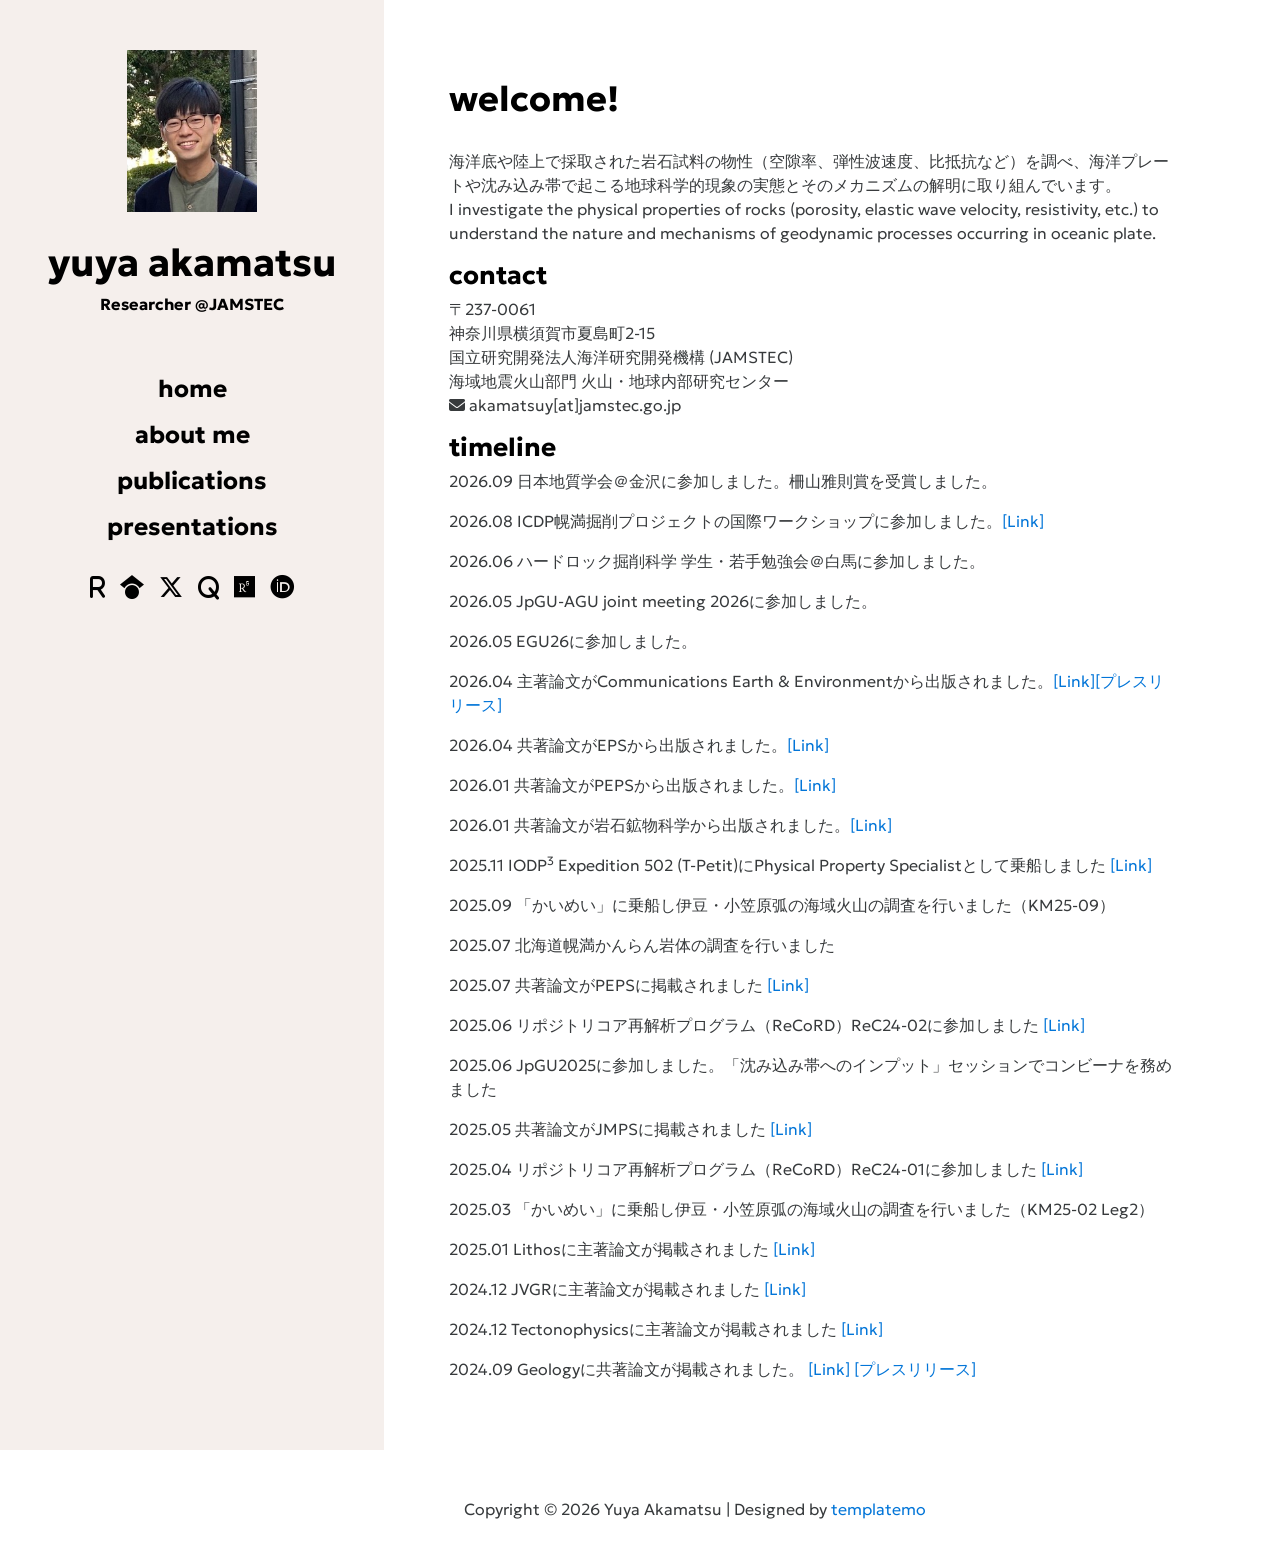
<file: index.html>
<!DOCTYPE html>
<html>
<head>
    <meta charset="utf-8">
    <meta http-equiv="X-UA-Compatible" content="IE=edge">
    <meta name="viewport" content="width=device-width, initial-scale=1">

    <!-- Google Fonts -->
    <link rel="preconnect" href="https://fonts.googleapis.com">
    <link rel="preconnect" href="https://fonts.gstatic.com" crossorigin>
    <link href="https://fonts.googleapis.com/css2?family=Geologica:slnt,wght@-12..0,100..900&display=swap" rel="stylesheet">
    <!-- Google Fonts -->

    <title>Yuya Akamatsu's Website</title>
<!--
Neaty HTML Template
http://www.templatemo.com/tm-501-neaty
-->
    <!-- load stylesheets -->
    <link rel="stylesheet" href="https://fonts.googleapis.com/css?family=Open+Sans:300,400">  <!-- Google web font "Open Sans" -->
    <link rel="stylesheet" href="css/bootstrap.min.css">                                      <!-- Bootstrap style -->
    <link rel="stylesheet" href="css/magnific-popup.css">                                <!-- Magnific pop up style, http://dimsemenov.com/plugins/magnific-popup/ -->
    <link rel="stylesheet" href="css/templatemo-style.css">                                   <!-- Templatemo style -->

    <!-- HTML5 shim and Respond.js for IE8 support of HTML5 elements and media queries -->
    <!-- WARNING: Respond.js doesn't work if you view the page via file:// -->
        <!--[if lt IE 9]>
          <script src="https://oss.maxcdn.com/html5shiv/3.7.2/html5shiv.min.js"></script>
          <script src="https://oss.maxcdn.com/respond/1.4.2/respond.min.js"></script>
          <![endif]-->
    <link href="https://cdnjs.cloudflare.com/ajax/libs/font-awesome/6.7.2/css/all.min.css" rel="stylesheet">

</head>
    <body>        
        <meta name="google-site-verification" content="Vc1F4rC2U2uDwXDsCjHsvY9JhC-NWzIEPeR9ctngKlE" />
        <div class="container">
            <div class="row">
                <div class="tm-left-right-container">
                    <!-- Left column: logo and menu -->
                    <div class="tm-blue-bg tm-left-column">                        
                        <div class="tm-logo-div text-xs-center">
                            <img src="img/IMG_1175.JPG" alt="Logo" width=130px>
                            <h1 class="tm-site-name">yuya akamatsu</h1>
                            <span class="bold">
                            Researcher @JAMSTEC <br />
                            </span>
                        </div>
                        <div class="helvetica-k-i">
                            <!-- <nav class="tm-main-nav"> -->
                                <ul class="tm-main-nav-ul">
                                    <li class="tm-nav-item">
                                        <a href="#about" class="tm-nav-item-link">home</a>
                                    </li>
                                    <li class="tm-nav-item">
                                        <a href="cv.html" class="tm-nav-item-link">about me</a>
                                    </li>
                                    <li class="tm-nav-item">
                                        <a href="publications.html" class="tm-nav-item-link">publications</a>
                                    </li>
                                    <li class="tm-nav-item">
                                        <a href="presentations.html" class="tm-nav-item-link">presentations</a>
                                    </li>
                                </ul>
                            <!-- </nav> -->
                        </div>
                        <section class="social-section tm-blue-bg tm-left-column">
                            <ul class="social-icons">
                                <li><a href="https://researchmap.jp/yuya-akamatsu" target="_blank"><i class="fa-solid fa-r"></i></a></li>
                                <li><a href="https://scholar.google.com/citations?user=DWxWQksAAAAJ&hl=ja&oi=ao" target="_blank"><i class="fa-brands fa-google-scholar"></i></a></li>
                                <li><a href="https://x.com/yuya_akamatsu" target="_blank"><i class="fab fa-x-twitter"></i></a></li>
                                <li><a href="https://qiita.com/yuya_akamatsu" target="_blank"><i class="fa-solid fa-q"></i></a></li>
                                <li><a href="https://www.researchgate.net/profile/Yuya-Akamatsu" target="_blank"><i class="fa-brands fa-researchgate"></i></a></li>
                                <li><a href="https://orcid.org/0000-0002-3462-2874" target="_blank"><i class="fa-brands fa-orcid"></i></a></li>
                            </ul>
                        </section>
                    </div> <!-- Left column: icon and menu -->
                    
                    <!-- Right column: content -->
                    <div class="tm-right-column">
                        <!-- <figure>
                            <img src="img/neaty-01.jpg" alt="Header image" class="img-fluid">    
                        </figure> -->

                        <div class="tm-content-div">                   
                            <section id="about" class="tm-section">
                                <div class="row">                                                                
                                    <!-- <div class="col-lg-8 col-md-7 col-sm-12 col-xs-12">　 -->
                                        <!--  push-lg-4 push-md-5 -->
                                        <header>
                                            <h2 class="tm-blue-text tm-section-title tm-margin-b-30">welcome!</h2>
                                        </header>
                                        <p>
                                            海洋底や陸上で採取された岩石試料の物性（空隙率、弾性波速度、比抵抗など）を調べ、海洋プレートや沈み込み帯で起こる地球科学的現象の実態とそのメカニズムの解明に取り組んでいます。<br />
                                            I investigate the physical properties of rocks (porosity, elastic wave velocity, resistivity, etc.) to understand the nature and mechanisms of geodynamic processes occurring in oceanic plate.<br />
                                        </p>
                                        <h3 class="tm-subsection-title">contact</h3>
                                        <p>
                                        〒237-0061 <br />
                                        神奈川県横須賀市夏島町2-15 <br />
                                        国立研究開発法人海洋研究開発機構 (JAMSTEC) <br />
                                        海域地震火山部門 火山・地球内部研究センター <br />
                                        <i class="fa-solid fa-envelope"></i> akamatsuy[at]jamstec.go.jp
                                        <!-- Volcanoes and Earth's Interior Research Center, <br />
                                        Research Institute for Marine Geodynamics, <br />
                                        Japan Agency for Marine–Earth Science and Technology (JAMSTEC) -->
                                        </p>
                                        <!-- <h3 class="tm-subsection-title helvetica-k-i"> research interests</h3>
                                        <ul>
                                            <li>海底/陸上掘削コア試料の物性測定とデータ解析</li>
                                            <li>地震発生帯における地震波速度・流体移動のスケール依存性</li>
                                            <li>海底火山</li>
                                        </ul> -->
                                        <!-- <a href="#" class="tm-button tm-button-wide">CV</a>   -->
                                        <h3 class="tm-subsection-title"> timeline</h3>

                                        <p>
                                            2026.09 日本地質学会＠金沢に参加しました。柵山雅則賞を受賞しました。
                                        </p>

                                        <p>
                                            2026.08 ICDP幌満掘削プロジェクトの国際ワークショップに参加しました。<a href="https://j-desc.org/event/20260825-28_horoman-ws/" target="_blank">[Link]</a>
                                        </p>

                                        <p>
                                            2026.06 ハードロック掘削科学 学生・若手勉強会＠白馬に参加しました。
                                        </p>

                                        <p>
                                            2026.05 JpGU-AGU joint meeting 2026に参加しました。
                                        </p>

                                        <p>
                                            2026.05 EGU26に参加しました。
                                        </p>

                                        <p>
                                            2026.04 主著論文がCommunications Earth & Environmentから出版されました。<a href="https://doi.org/10.1038/s43247-026-03400-7" target="_blank">[Link]</a><a href="https://www.jamstec.go.jp/j/about/press_release/20260409_2/" target="_blank">[プレスリリース]</a>
                                        </p>

                                        <p>
                                            2026.04 共著論文がEPSから出版されました。<a href="https://doi.org/10.1186/s40623-026-02418-7" target="_blank">[Link]</a>
                                        </p>

                                        <p>
                                            2026.01 共著論文がPEPSから出版されました。<a href="https://doi.org/10.1186/s40645-025-00792-6" target="_blank">[Link]</a>
                                        </p>

                                        <p>
                                            2026.01 共著論文が岩石鉱物科学から出版されました。<a href="https://doi.org/10.2465/gkk.251016" target="_blank">[Link]</a>
                                        </p>

                                        <p>
                                            2025.11 IODP<sup>3</sup> Expedition 502 (T-Petit)にPhysical Property Specialistとして乗船しました
                                            <a href="https://www.jamstec.go.jp/chikyu/j/exp502/index.html" target="_blank">[Link]</a>
                                        </p>
                                        <p>
                                            2025.09 「かいめい」に乗船し伊豆・小笠原弧の海域火山の調査を行いました（KM25-09）
                                        </p>
                                        <p>
                                            2025.07 北海道幌満かんらん岩体の調査を行いました
                                        </p>
                                        <p>
                                            2025.07 共著論文がPEPSに掲載されました
                                            <a href="https://doi.org/https://doi.org/10.17632/8gbwr87s5f.1." target="_blank">[Link]</a>
                                        </p>
                                        <p>
                                            2025.06 リポジトリコア再解析プログラム（ReCoRD）ReC24-02に参加しました
                                            <a href="https://j-desc.org/record/participation_report/" target="_blank">[Link]</a>
                                        </p>
                                        <p>
                                            2025.06 JpGU2025に参加しました。「沈み込み帯へのインプット」セッションでコンビーナを務めました
                                        </p>
                                        <p>
                                            2025.05 共著論文がJMPSに掲載されました
                                            <a href="https://doi.org/10.2465/jmps.241230" target="_blank">[Link]</a>
                                        </p>
                                        <p>
                                            2025.04 リポジトリコア再解析プログラム（ReCoRD）ReC24-01に参加しました
                                            <a href="https://j-desc.org/record/participation_report/" target="_blank">[Link]</a>
                                        </p>
                                        <p>
                                            2025.03 「かいめい」に乗船し伊豆・小笠原弧の海域火山の調査を行いました（KM25-02 Leg2）
                                        </p>
                                        <p>
                                            2025.01 Lithosに主著論文が掲載されました 
                                            <a href="https://doi.org/10.1016/j.lithos.2025.107946" target="_blank">[Link]</a>
                                        </p>
                                        <p>
                                            2024.12 JVGRに主著論文が掲載されました 
                                            <a href="https://doi.org/10.1016/j.jvolgeores.2024.108262" target="_blank">[Link]</a>
                                        </p>
                                        <p>
                                            2024.12 Tectonophysicsに主著論文が掲載されました 
                                            <a href="https://doi.org/10.1016/j.tecto.2024.230606" target="_blank">[Link]</a>
                                        </p>
                                        <p>
                                            2024.09 Geologyに共著論文が掲載されました。
                                            <a href="https://doi.org/10.1130/G52369.1" target="_blank">[Link]</a>
                                            <a href="https://www.hiroshima-u.ac.jp/news/85604" target="_blank">[プレスリリース]</a>
                                        </p>
                                        
                                    <!-- </div> -->

                                    <!-- <div class="col-lg-4 col-md-5 col-sm-12 col-xs-12 tm-about-img-container"> <!--  pull-lg-8 pull-md-7 -->
                                        <!-- <img src="img/IMG_1175.JPG" alt="Image" class="img-fluid">     -->
                                    <!-- </div>    -->
                                </div>                            
                            </section>  
                            <footer>
                                <p class="tm-copyright-p">Copyright &copy; <span class="tm-current-year">2026</span> Yuya Akamatsu
                                
                                | Designed by <a href="http://www.templatemo.com" target="_parent">templatemo</a></p>
                            </footer>
                        </div>  
                        
                    </div> <!-- Right column: content -->
                </div>
            </div> <!-- row -->
        </div> <!-- container -->
                
        <!-- load JS files -->
        <script src="js/jquery-1.11.3.min.js"></script>             <!-- jQuery (https://jquery.com/download/) -->
        <script src="js/jquery.magnific-popup.min.js"></script>     <!-- Magnific pop-up (http://dimsemenov.com/plugins/magnific-popup/) -->
        <script src="js/jquery.singlePageNav.min.js"></script>      <!-- Single Page Nav (https://github.com/ChrisWojcik/single-page-nav) -->
        <script>     
       
            $(document).ready(function(){

                // Single page nav
                $('.tm-main-nav').singlePageNav({
                    'currentClass' : "active",
                    offset : 20
                });

                // Magnific pop up
                $('.tm-gallery-1').magnificPopup({
                  delegate: 'a', // child items selector, by clicking on it popup will open
                  type: 'image',
                  gallery: {enabled:true}
                  // other options
                }); 

                $('.tm-gallery-2').magnificPopup({
                  delegate: 'a', // child items selector, by clicking on it popup will open
                  type: 'image',
                  gallery: {enabled:true}
                  // other options
                }); 

                $('.tm-gallery-3').magnificPopup({
                  delegate: 'a', // child items selector, by clicking on it popup will open
                  type: 'image',
                  gallery: {enabled:true}
                  // other options
                }); 

                $('.tm-current-year').text(new Date().getFullYear());                
            });
        </script>             
</body>

</html>
</file>
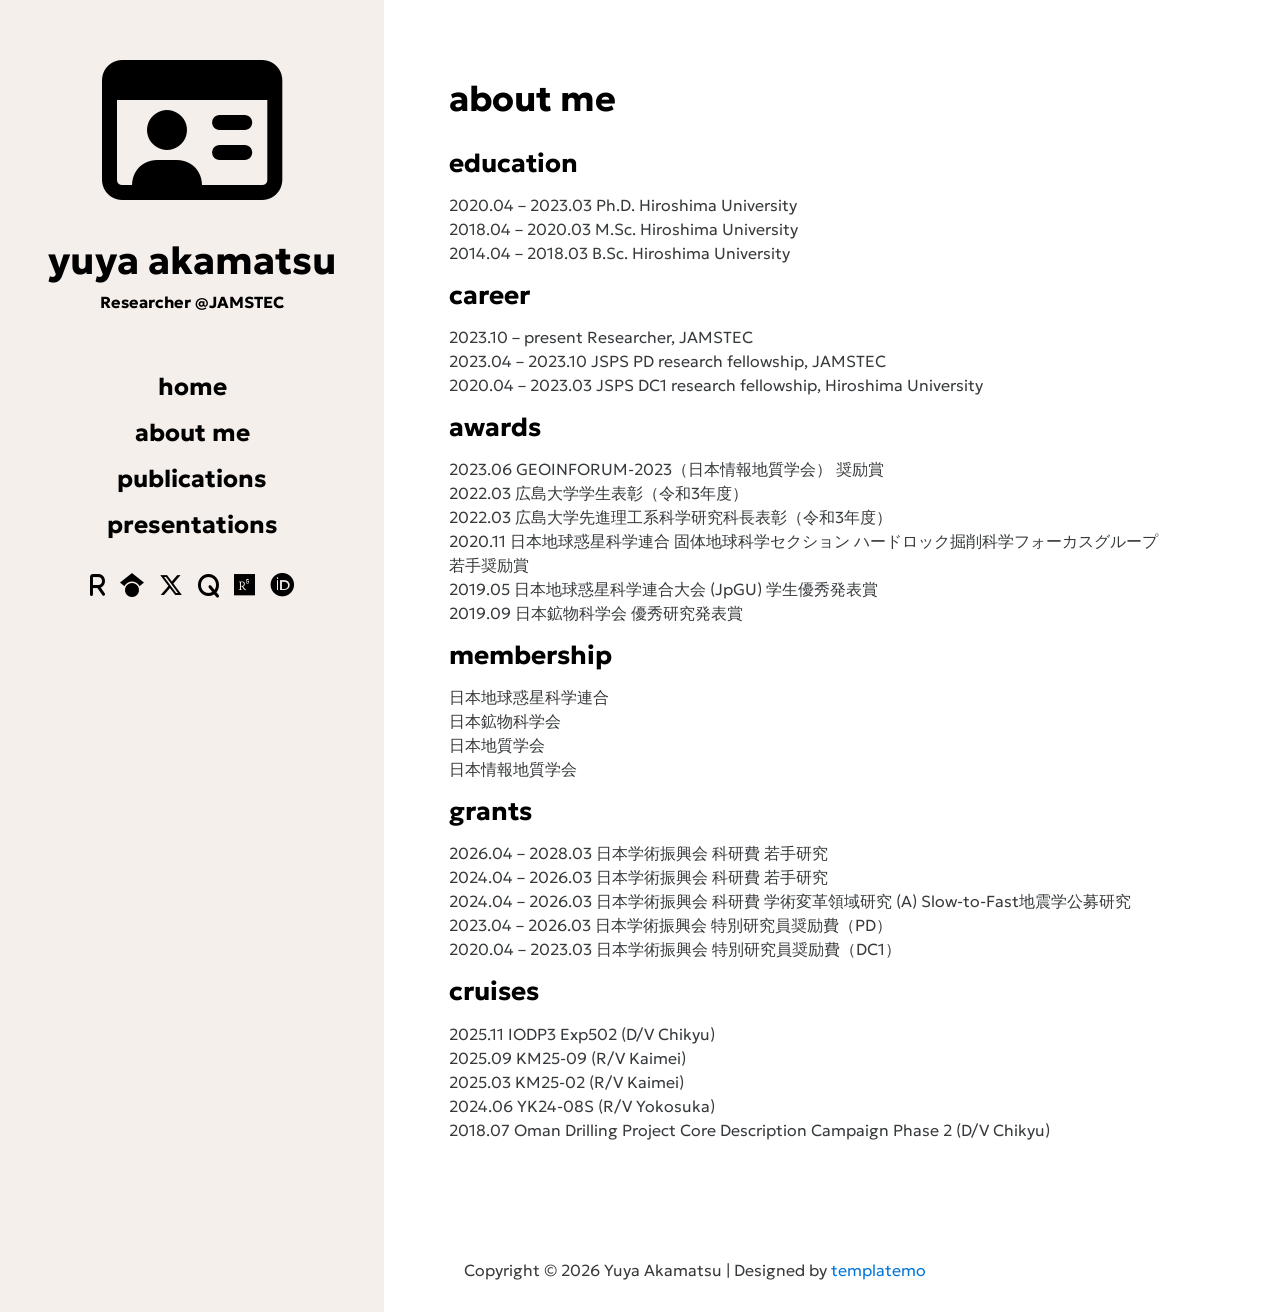
<file: cv.html>
<!DOCTYPE html>
<html>
<head>
    <meta charset="utf-8">
    <meta http-equiv="X-UA-Compatible" content="IE=edge">
    <meta name="viewport" content="width=device-width, initial-scale=1">

    <!-- Google Fonts -->
    <link rel="preconnect" href="https://fonts.googleapis.com">
    <link rel="preconnect" href="https://fonts.gstatic.com" crossorigin>
    <link href="https://fonts.googleapis.com/css2?family=Geologica:slnt,wght@-12..0,100..900&display=swap" rel="stylesheet">
    <!-- Google Fonts -->

    <title>cv</title>
<!--
Neaty HTML Template
http://www.templatemo.com/tm-501-neaty
-->
    <!-- load stylesheets -->
    <link rel="stylesheet" href="https://fonts.googleapis.com/css?family=Open+Sans:300,400">  <!-- Google web font "Open Sans" -->
    <link rel="stylesheet" href="css/bootstrap.min.css">                                      <!-- Bootstrap style -->
    <link rel="stylesheet" href="css/magnific-popup.css">                                <!-- Magnific pop up style, http://dimsemenov.com/plugins/magnific-popup/ -->
    <link rel="stylesheet" href="css/templatemo-style.css">                                   <!-- Templatemo style -->

    <!-- HTML5 shim and Respond.js for IE8 support of HTML5 elements and media queries -->
    <!-- WARNING: Respond.js doesn't work if you view the page via file:// -->
        <!--[if lt IE 9]>
          <script src="https://oss.maxcdn.com/html5shiv/3.7.2/html5shiv.min.js"></script>
          <script src="https://oss.maxcdn.com/respond/1.4.2/respond.min.js"></script>
          <![endif]-->
    <link href="https://cdnjs.cloudflare.com/ajax/libs/font-awesome/6.7.2/css/all.min.css" rel="stylesheet">
</head>
    <body>        
        <div class="container">
            <div class="row">
                <div class="tm-left-right-container">
                    <!-- Left column: logo and menu -->
                    <div class="tm-blue-bg tm-left-column">                        
                        <div class="tm-logo-div text-xs-center">
                            <i class="fa-regular fa-id-card fa-10x"></i>
                            <h1 class="tm-site-name helvetica-k-i">yuya akamatsu</h1>
                            <span class="bold">
                            Researcher @JAMSTEC <br />
                            </span>
                        </div>
                        <div class="helvetica-k-i">
                            <!-- <nav class="tm-main-nav"> -->
                                <ul class="tm-main-nav-ul">
                                    <li class="tm-nav-item">
                                        <a href="index.html" class="tm-nav-item-link">home</a>
                                    </li>
                                    <li class="tm-nav-item">
                                        <a href="cv.html" class="tm-nav-item-link">about me</a>
                                    </li>
                                    <li class="tm-nav-item">
                                        <a href="publications.html" class="tm-nav-item-link">publications</a>
                                    </li>
                                    <li class="tm-nav-item">
                                        <a href="presentations.html" class="tm-nav-item-link">presentations</a>
                                    </li>
                                </ul>
                            <!-- </nav> -->
                        </div>
                        <section class="social-section tm-blue-bg tm-left-column">
                            <ul class="social-icons">
                                <li><a href="https://researchmap.jp/yuya-akamatsu" target="_blank"><i class="fa-solid fa-r"></i></a></li>
                                <li><a href="https://scholar.google.com/citations?user=DWxWQksAAAAJ&hl=ja&oi=ao" target="_blank"><i class="fa-brands fa-google-scholar"></i></a></li>
                                <li><a href="https://x.com/yuya_akamatsu" target="_blank"><i class="fab fa-x-twitter"></i></a></li>
                                <li><a href="https://qiita.com/yuya_akamatsu" target="_blank"><i class="fa-solid fa-q"></i></a></li>
                                <li><a href="https://www.researchgate.net/profile/Yuya-Akamatsu" target="_blank"><i class="fa-brands fa-researchgate"></i></a></li>
                                <li><a href="https://orcid.org/0000-0002-3462-2874" target="_blank"><i class="fa-brands fa-orcid"></i></a></li>
                            </ul>
                        </section>
                    </div> <!-- Left column: icon and menu -->
                    
                    <!-- Right column: content -->
                    <div class="tm-right-column">
                        <!-- <figure>
                            <img src="img/neaty-01.jpg" alt="Header image" class="img-fluid">    
                        </figure> -->

                        <div class="tm-content-div">                   
                            <section id="about" class="tm-section">
                                <div class="row">                                                                
                                    <!-- <div class="col-lg-8 col-md-7 col-sm-12 col-xs-12">　 -->
                                        <!--  push-lg-4 push-md-5 -->
                                        <header>
                                            <h2 class="tm-blue-text tm-section-title tm-margin-b-30 helvetica-k-i">about me</h2>
                                        </header>
                                        <h3 class="tm-subsection-title helvetica-k-i">education</h3>
                                        <p>
                                            <ul class="list-unstyled">
                                                <li>2020.04 – 2023.03 Ph.D. Hiroshima University </li>
                                                <li>2018.04 – 2020.03 M.Sc. Hiroshima University </li>
                                                <li>2014.04 – 2018.03 B.Sc. Hiroshima University </li>
                                            </ul>
                                        </p>
                                        <h3 class="tm-subsection-title helvetica-k-i">career</h3>
                                        <p>
                                            <ul class="list-unstyled">
                                                <li>2023.10 – present Researcher, JAMSTEC</li>
                                                <li>2023.04 – 2023.10 JSPS PD research fellowship, JAMSTEC</li>
                                                <li>2020.04 – 2023.03 JSPS DC1 research fellowship, Hiroshima University</li>
                                            </ul>
                                        </p>
                                        <h3 class="tm-subsection-title helvetica-k-i">awards</h3>
                                        <p>
                                            <ul class="list-unstyled">
                                            <li>2023.06 GEOINFORUM-2023（日本情報地質学会） 奨励賞</li>
                                            <li>2022.03 広島大学学生表彰（令和3年度）</li>
                                            <li>2022.03 広島大学先進理工系科学研究科長表彰（令和3年度）</li>
                                            <li>2020.11 日本地球惑星科学連合 固体地球科学セクション ハードロック掘削科学フォーカスグループ 若手奨励賞</li>
                                            <li>2019.05 日本地球惑星科学連合大会 (JpGU) 学生優秀発表賞</li>
                                            <li>2019.09 日本鉱物科学会 優秀研究発表賞</li>
                                            </ul>
                                        </p>
                                        <h3 class="tm-subsection-title helvetica-k-i">membership</h3>
                                        <p>
                                            <ul class="list-unstyled">
                                            <li>日本地球惑星科学連合</li>
                                            <li>日本鉱物科学会</li>
                                            <li>日本地質学会</li>
                                            <li>日本情報地質学会</li>
                                            </ul>
                                        </p>  
                                        <h3 class="tm-subsection-title helvetica-k-i">grants</h3>
                                        <p>
                                            <ul class="list-unstyled">
                                            <li>2026.04 – 2028.03 日本学術振興会 科研費 若手研究</li>
                                            <li>2024.04 – 2026.03 日本学術振興会 科研費 若手研究</li>
                                            <li>2024.04 – 2026.03 日本学術振興会 科研費 学術変革領域研究 (A) Slow-to-Fast地震学公募研究</li>
                                            <li>2023.04 – 2026.03 日本学術振興会 特別研究員奨励費（PD）</li>
                                            <li>2020.04 – 2023.03 日本学術振興会 特別研究員奨励費（DC1）</li>
                                            </ul>
                                        </p>  
                                        <h3 class="tm-subsection-title helvetica-k-i">cruises</h3>
                                        <p>
                                            <ul class="list-unstyled">
                                            <li>2025.11 IODP3 Exp502 (D/V Chikyu)</li>
                                            <li>2025.09 KM25-09 (R/V Kaimei)</li>
                                            <li>2025.03 KM25-02 (R/V Kaimei)</li>
                                            <li>2024.06 YK24-08S (R/V Yokosuka)</li>
                                            <li>2018.07 Oman Drilling Project Core Description Campaign Phase 2 (D/V Chikyu)</li>
                                            </ul>    
                                        </p>



                                    <!-- </div> -->

                                    <!-- <div class="col-lg-4 col-md-5 col-sm-12 col-xs-12 tm-about-img-container"> <!--  pull-lg-8 pull-md-7 -->
                                        <!-- <img src="img/IMG_1175.JPG" alt="Image" class="img-fluid">     -->
                                    <!-- </div>    -->
                                </div>                            
                            </section>  
                            <footer>
                                <p class="tm-copyright-p">Copyright &copy; <span class="tm-current-year">2026</span> Yuya Akamatsu
                                
                                | Designed by <a href="http://www.templatemo.com" target="_parent">templatemo</a></p>
                            </footer>
                        </div>  
                        
                    </div> <!-- Right column: content -->
                </div>
            </div> <!-- row -->
        </div> <!-- container -->
                
        <!-- load JS files -->
        <script src="js/jquery-1.11.3.min.js"></script>             <!-- jQuery (https://jquery.com/download/) -->
        <script src="js/jquery.magnific-popup.min.js"></script>     <!-- Magnific pop-up (http://dimsemenov.com/plugins/magnific-popup/) -->
        <script src="js/jquery.singlePageNav.min.js"></script>      <!-- Single Page Nav (https://github.com/ChrisWojcik/single-page-nav) -->
        <script>     
       
            $(document).ready(function(){

                // Single page nav
                $('.tm-main-nav').singlePageNav({
                    'currentClass' : "active",
                    offset : 20
                });

                // Magnific pop up
                $('.tm-gallery-1').magnificPopup({
                  delegate: 'a', // child items selector, by clicking on it popup will open
                  type: 'image',
                  gallery: {enabled:true}
                  // other options
                }); 

                $('.tm-gallery-2').magnificPopup({
                  delegate: 'a', // child items selector, by clicking on it popup will open
                  type: 'image',
                  gallery: {enabled:true}
                  // other options
                }); 

                $('.tm-gallery-3').magnificPopup({
                  delegate: 'a', // child items selector, by clicking on it popup will open
                  type: 'image',
                  gallery: {enabled:true}
                  // other options
                }); 

                $('.tm-current-year').text(new Date().getFullYear());                
            });
        </script>             
</body>
</html>
</file>
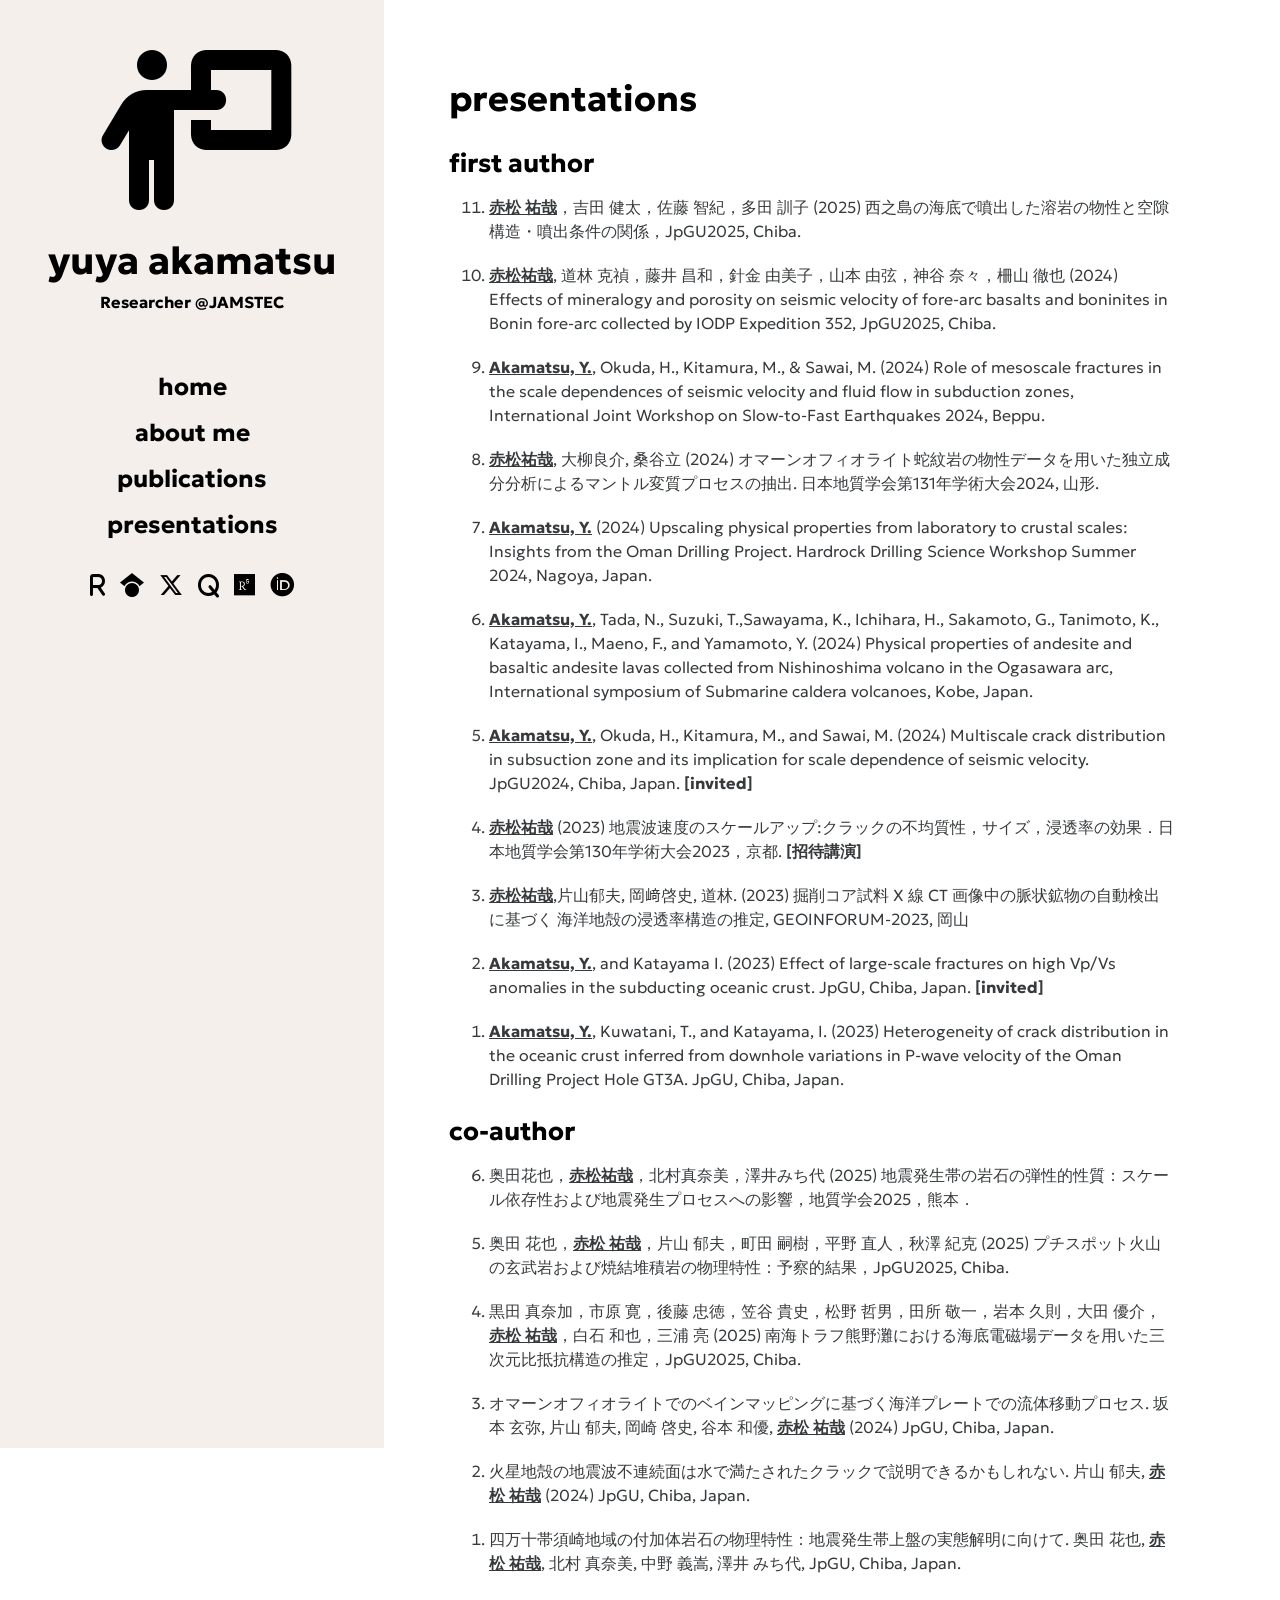
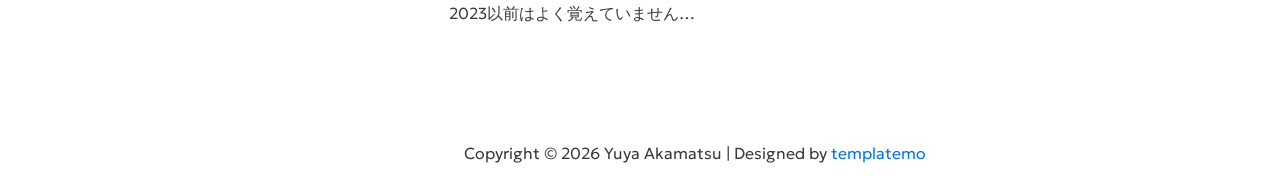
<file: presentations.html>
<!DOCTYPE html>
<html>
<head>
    <meta charset="utf-8">
    <meta http-equiv="X-UA-Compatible" content="IE=edge">
    <meta name="viewport" content="width=device-width, initial-scale=1">

    <!-- Google Fonts -->
    <link rel="preconnect" href="https://fonts.googleapis.com">
    <link rel="preconnect" href="https://fonts.gstatic.com" crossorigin>
    <link href="https://fonts.googleapis.com/css2?family=Geologica:slnt,wght@-12..0,100..900&display=swap" rel="stylesheet">
    <!-- Google Fonts -->

    <title>presentations</title>
<!--
Neaty HTML Template
http://www.templatemo.com/tm-501-neaty
-->
    <!-- load stylesheets -->
    <link rel="stylesheet" href="https://fonts.googleapis.com/css?family=Open+Sans:300,400">  <!-- Google web font "Open Sans" -->
    <link rel="stylesheet" href="css/bootstrap.min.css">                                      <!-- Bootstrap style -->
    <link rel="stylesheet" href="css/magnific-popup.css">                                <!-- Magnific pop up style, http://dimsemenov.com/plugins/magnific-popup/ -->
    <link rel="stylesheet" href="css/templatemo-style.css">                                   <!-- Templatemo style -->

    <!-- HTML5 shim and Respond.js for IE8 support of HTML5 elements and media queries -->
    <!-- WARNING: Respond.js doesn't work if you view the page via file:// -->
        <!--[if lt IE 9]>
          <script src="https://oss.maxcdn.com/html5shiv/3.7.2/html5shiv.min.js"></script>
          <script src="https://oss.maxcdn.com/respond/1.4.2/respond.min.js"></script>
          <![endif]-->
    <link href="https://cdnjs.cloudflare.com/ajax/libs/font-awesome/6.7.2/css/all.min.css" rel="stylesheet">
</head>
    <body>        
        <div class="container">
            <div class="row">
                <div class="tm-left-right-container">
                    <!-- Left column: logo and menu -->
                    <div class="tm-blue-bg tm-left-column">                        
                        <div class="tm-logo-div text-xs-center">
                            <!-- <img src="img/IMG_1175.JPG" alt="Logo" width=50%> -->
                            <i class="fa-solid fa-person-chalkboard fa-10x"></i>
                            <h1 class="tm-site-name helvetica-k-i">yuya akamatsu</h1>
                            <span class="bold">
                                Researcher @JAMSTEC <br />
                            </span>
                        </div>
                        <div class="helvetica-k-i">
                            <ul class="tm-main-nav-ul">
                                <li class="tm-nav-item">
                                    <a href="index.html" class="tm-nav-item-link">home</a>
                                </li>
                                <li class="tm-nav-item">
                                    <a href="cv.html" class="tm-nav-item-link">about me</a>
                                </li>
                                <li class="tm-nav-item">
                                    <a href="publications.html" class="tm-nav-item-link">publications</a>
                                </li>
                                <li class="tm-nav-item">
                                    <a href="#presentations" class="tm-nav-item-link">presentations</a>
                                </li>
                            </ul>   
                        </div>
                        <section class="social-section tm-blue-bg tm-left-column">
                            <ul class="social-icons">
                                <li><a href="https://researchmap.jp/yuya-akamatsu" target="_blank"><i class="fa-solid fa-r"></i></a></li>
                                <li><a href="https://scholar.google.com/citations?user=DWxWQksAAAAJ&hl=ja&oi=ao" target="_blank"><i class="fa-brands fa-google-scholar"></i></a></li>
                                <li><a href="https://x.com/yuya_akamatsu" target="_blank"><i class="fab fa-x-twitter"></i></a></li>
                                <li><a href="https://qiita.com/yuya_akamatsu" target="_blank"><i class="fa-solid fa-q"></i></a></li>
                                <li><a href="https://www.researchgate.net/profile/Yuya-Akamatsu" target="_blank"><i class="fa-brands fa-researchgate"></i></a></li>
                                <li><a href="https://orcid.org/0000-0002-3462-2874" target="_blank"><i class="fa-brands fa-orcid"></i></a></li>
                            </ul>
                        </section>
                    </div> <!-- Left column: icon and menu -->
                    
                    <!-- Right column: content -->
                    <div class="tm-right-column">
                        <div class="tm-content-div">                        
                            <section id="publications" class="tm-section">
                                <div class="row">                                                                
                                    <!-- <div class="col-lg-8 col-md-7 col-sm-12 col-xs-12">  -->
                                        <!--  push-lg-4 push-md-5 -->
                                        <header>
                                            <h2 class="tm-blue-text tm-section-title tm-margin-b-30 helvetica-k-i">presentations</h2>
                                        </header>        
                                        <!-- <p>最近のだけ</p> -->

                                        <!-- <h3 class="tm-subsection-title helvetica-k-i">upcoming</h3>
                                        <ul reversed start="">
                                            <li>JpGU 2025 @Chiba</li>
                                            
                                        </ul>        -->

                                        <h3 class="tm-subsection-title helvetica-k-i">first author</h3>
                                        <ol reversed>
                                             
                                            <li>
                                                <span class="me">赤松 祐哉</span>，吉田 健太，佐藤 智紀，多田 訓子 (2025) 西之島の海底で噴出した溶岩の物性と空隙構造・噴出条件の関係，JpGU2025, Chiba.
                                            </i>
                                            <li>
                                                <span class="me">赤松祐哉</span>, 道林 克禎，藤井 昌和，針金 由美子，山本 由弦，神谷 奈々，柵山 徹也 (2024) Effects of mineralogy and porosity on seismic velocity of fore-arc basalts and boninites in Bonin fore-arc collected by IODP Expedition 352, JpGU2025, Chiba.
                                            </li>
                                            <li>
                                                <span class="me">Akamatsu, Y.</span>, Okuda, H., Kitamura, M., & Sawai, M. (2024) Role of mesoscale fractures in the scale dependences of seismic velocity and fluid flow in subduction zones, International Joint Workshop on Slow-to-Fast Earthquakes 2024, Beppu.
                                            </li>
                                            <li>
                                                <span class="me">赤松祐哉</span>,  大柳良介, 桑谷立 (2024) オマーンオフィオライト蛇紋岩の物性データを用いた独立成分分析によるマントル変質プロセスの抽出. 日本地質学会第131年学術大会2024, 山形.
                                            </li>
                                            <li>
                                                <span class="me">Akamatsu, Y.</span> (2024) Upscaling physical properties from laboratory to crustal scales: Insights from the Oman Drilling Project. Hardrock Drilling Science Workshop Summer 2024, Nagoya, Japan. 
                                            </li>
                                            
                                            <li>
                                                <span class="me">Akamatsu, Y.</span>, Tada, N., Suzuki, T.,Sawayama, K., Ichihara, H., Sakamoto, G., Tanimoto, K., Katayama, I., Maeno, F., and Yamamoto, Y. (2024) Physical properties of andesite and basaltic andesite lavas collected from Nishinoshima volcano in the Ogasawara arc, International symposium of Submarine caldera volcanoes, Kobe, Japan.
                                            </li>

                                            <li>
                                                <span class="me">Akamatsu, Y.</span>, Okuda, H., Kitamura, M., and Sawai, M. (2024) Multiscale crack distribution in subsuction zone and its implication for scale dependence of seismic velocity. JpGU2024, Chiba, Japan. <span class="bold">[invited]</span>
                                            </li>

                                            <li>
                                                <span class="me">赤松祐哉</span> (2023) 地震波速度のスケールアップ:クラックの不均質性，サイズ，浸透率の効果．日本地質学会第130年学術大会2023，京都. <span class="bold">[招待講演]</span>
                                            </li>

                                            <li>
                                                <span class="me">赤松祐哉</span>,片山郁夫, 岡﨑啓史, 道林. (2023) 掘削コア試料 X 線 CT 画像中の脈状鉱物の自動検出に基づく 海洋地殻の浸透率構造の推定, GEOINFORUM-2023, 岡山
                                            </li>

                                            <li>
                                                <span class="me">Akamatsu, Y.</span>, and Katayama I. (2023) Effect of large-scale fractures on high Vp/Vs anomalies in the subducting oceanic crust. JpGU, Chiba, Japan. <span class="bold">[invited]</span>
                                            </li>

                                            <li>
                                                <span class="me">Akamatsu, Y.</span>, Kuwatani, T., and Katayama, I. (2023) Heterogeneity of crack distribution in the oceanic crust inferred from downhole variations in P-wave velocity of the Oman Drilling Project Hole GT3A. JpGU, Chiba, Japan.
                                            </li>
                                        </ol>
                                    <!-- </div> -->
                                    <h3 class="tm-subsection-title helvetica-k-i">co-author</h3>
                                    <ol reversed>
                                        <li>
                                            奥田花也，<span class="me">赤松祐哉</span>，北村真奈美，澤井みち代 (2025) 地震発生帯の岩石の弾性的性質：スケール依存性および地震発生プロセスへの影響，地質学会2025，熊本．
                                        </li>
                                        <li>
                                            奥田 花也，<span class="me">赤松 祐哉</span>，片山 郁夫，町田 嗣樹，平野 直人，秋澤 紀克 (2025) プチスポット火山の玄武岩および焼結堆積岩の物理特性：予察的結果，JpGU2025, Chiba.
                                        </li>
                                        <li>
                                            黒田 真奈加，市原 寛，後藤 忠徳，笠谷 貴史，松野 哲男，田所 敬一，岩本 久則，大田 優介，<span class="me">赤松 祐哉</span>，白石 和也，三浦 亮 (2025) 南海トラフ熊野灘における海底電磁場データを用いた三次元比抵抗構造の推定，JpGU2025, Chiba.
                                        </li>
                                        <li>
                                            オマーンオフィオライトでのベインマッピングに基づく海洋プレートでの流体移動プロセス. 坂本 玄弥, 片山 郁夫, 岡崎 啓史, 谷本 和優, <span class="me">赤松 祐哉</span> (2024) JpGU, Chiba, Japan.
                                        </li>
                                        
                                        <li>
                                            火星地殻の地震波不連続面は水で満たされたクラックで説明できるかもしれない. 片山 郁夫, <span class="me">赤松 祐哉</span> (2024) JpGU, Chiba, Japan.
                                        </li>

                                        <li>
                                            四万十帯須崎地域の付加体岩石の物理特性：地震発生帯上盤の実態解明に向けて. 奥田 花也, <span class="me">赤松 祐哉</span>, 北村 真奈美, 中野 義嵩, 澤井 みち代, JpGU, Chiba, Japan.
                                        </li>
                                    </ol>
                                    <p>
                                        2023以前はよく覚えていません…
                                    </p>
                                </div>                            
                            </section>  
                            <footer>
                                <p class="tm-copyright-p">Copyright &copy; <span class="tm-current-year">2026</span> Yuya Akamatsu
                                
                                | Designed by <a href="http://www.templatemo.com" target="_parent">templatemo</a></p>
                            </footer>
                        </div>  
                        
                    </div> <!-- Right column: content -->
                </div>
            </div> <!-- row -->
        </div> <!-- container -->
                
        <!-- load JS files -->
        <script src="js/jquery-1.11.3.min.js"></script>             <!-- jQuery (https://jquery.com/download/) -->
        <script src="js/jquery.magnific-popup.min.js"></script>     <!-- Magnific pop-up (http://dimsemenov.com/plugins/magnific-popup/) -->
        <script src="js/jquery.singlePageNav.min.js"></script>      <!-- Single Page Nav (https://github.com/ChrisWojcik/single-page-nav) -->
        <script>     
       
            $(document).ready(function(){

                // Single page nav
                $('.tm-main-nav').singlePageNav({
                    'currentClass' : "active",
                    offset : 20
                });

                // Magnific pop up
                $('.tm-gallery-1').magnificPopup({
                  delegate: 'a', // child items selector, by clicking on it popup will open
                  type: 'image',
                  gallery: {enabled:true}
                  // other options
                }); 

                $('.tm-gallery-2').magnificPopup({
                  delegate: 'a', // child items selector, by clicking on it popup will open
                  type: 'image',
                  gallery: {enabled:true}
                  // other options
                }); 

                $('.tm-gallery-3').magnificPopup({
                  delegate: 'a', // child items selector, by clicking on it popup will open
                  type: 'image',
                  gallery: {enabled:true}
                  // other options
                }); 

                $('.tm-current-year').text(new Date().getFullYear());                
            });
        </script>             
</body>
</html>
</file>
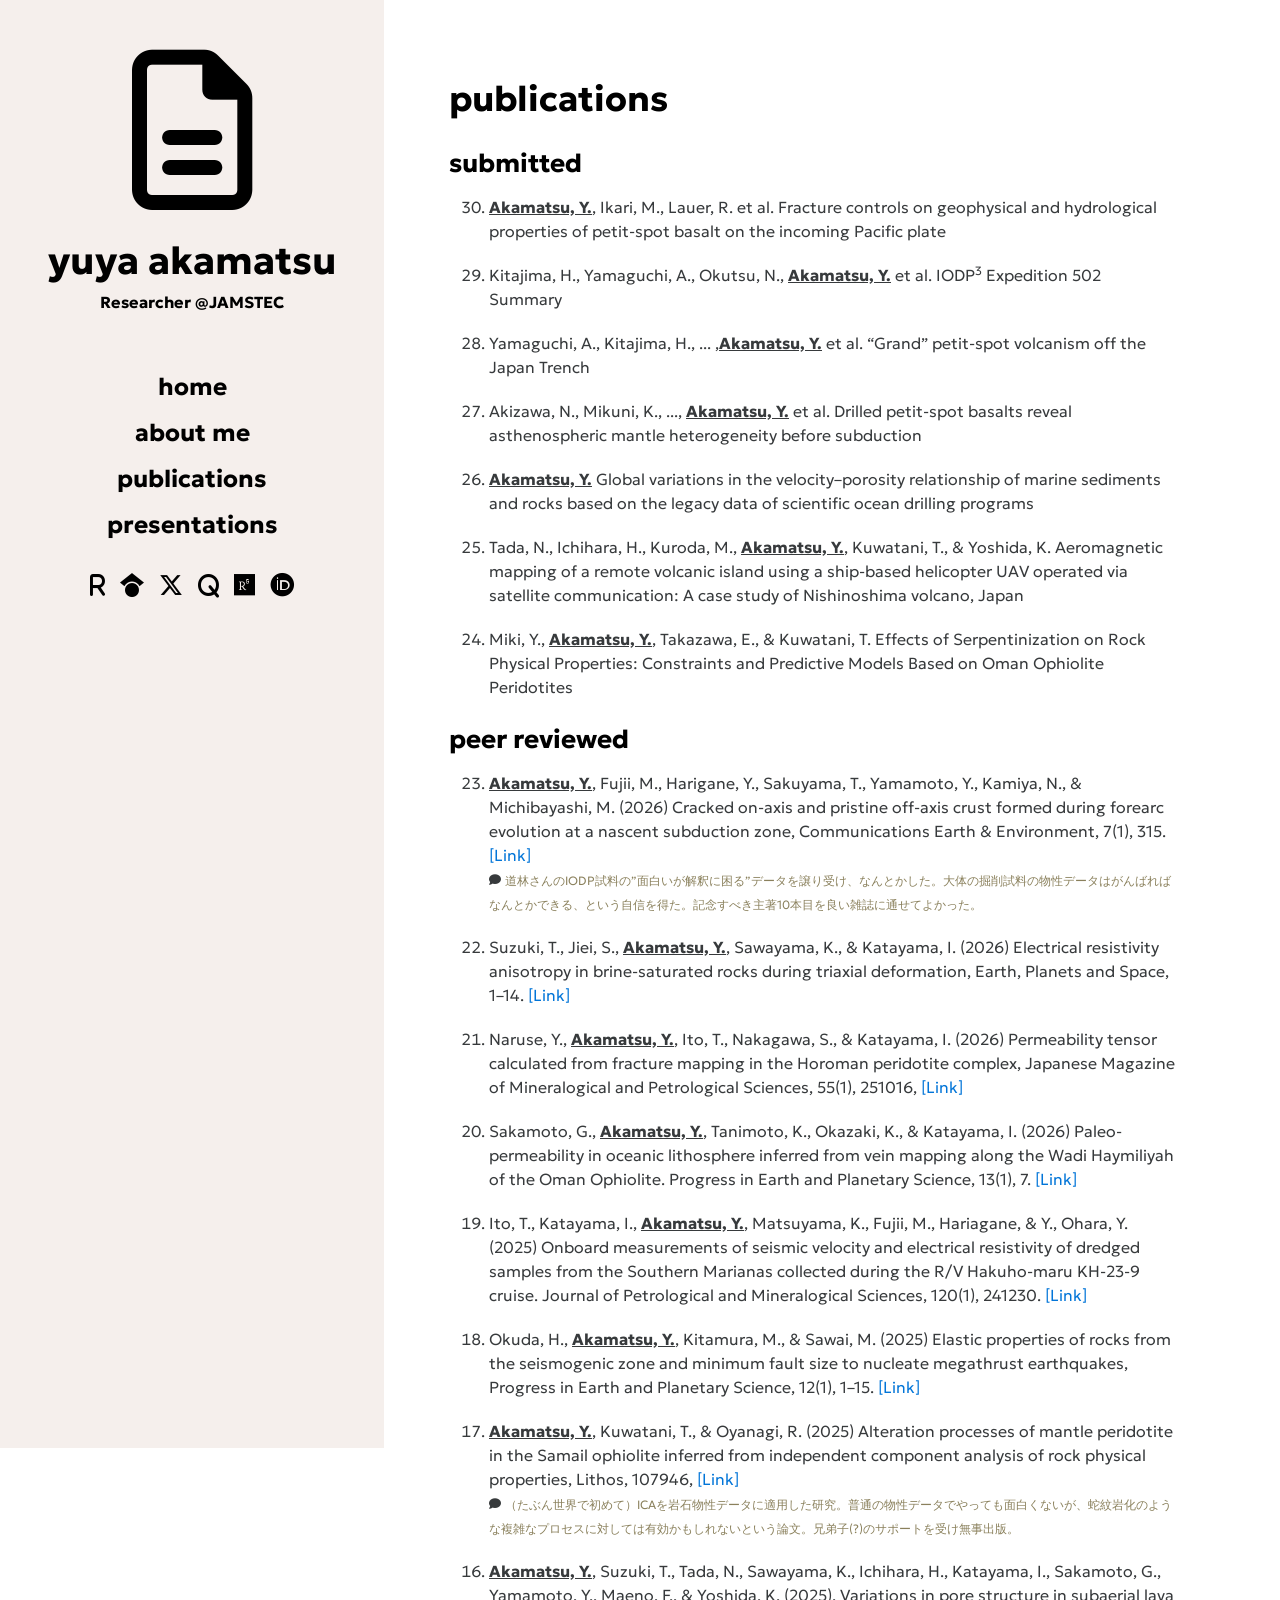
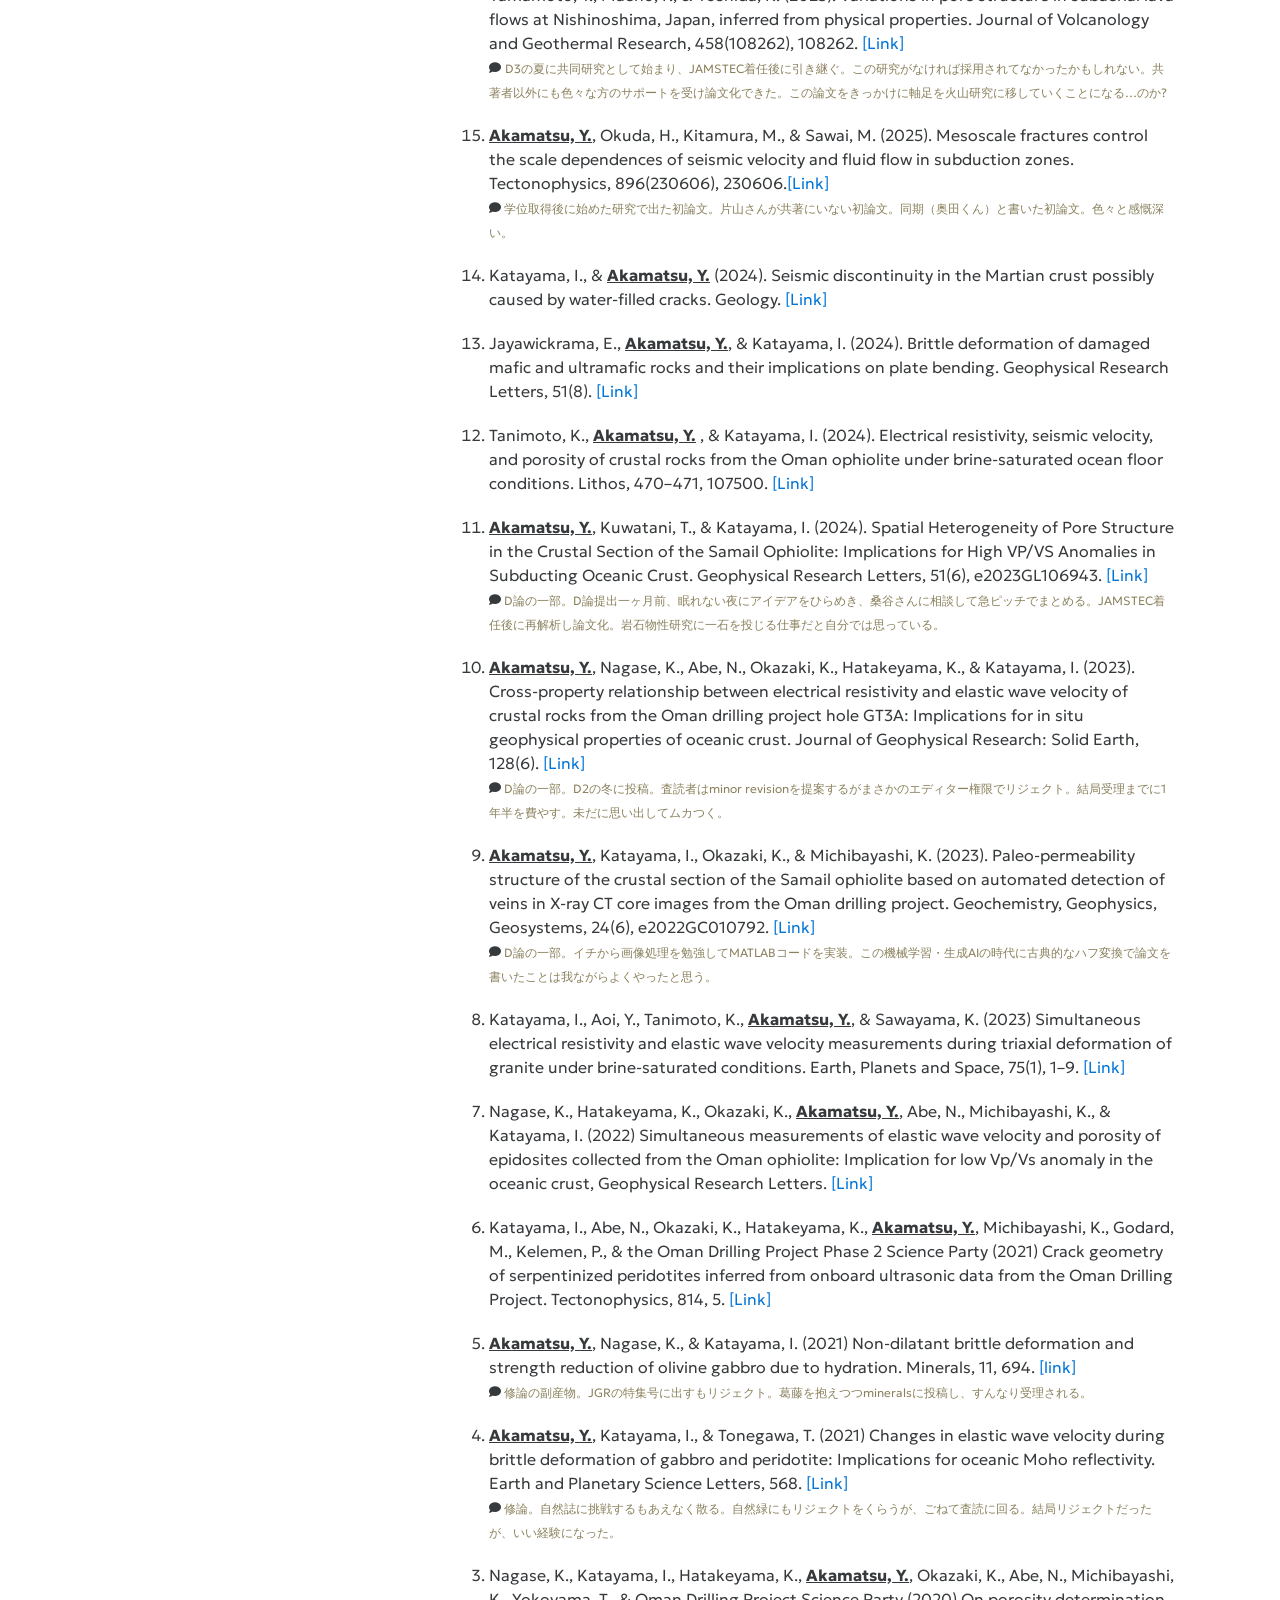
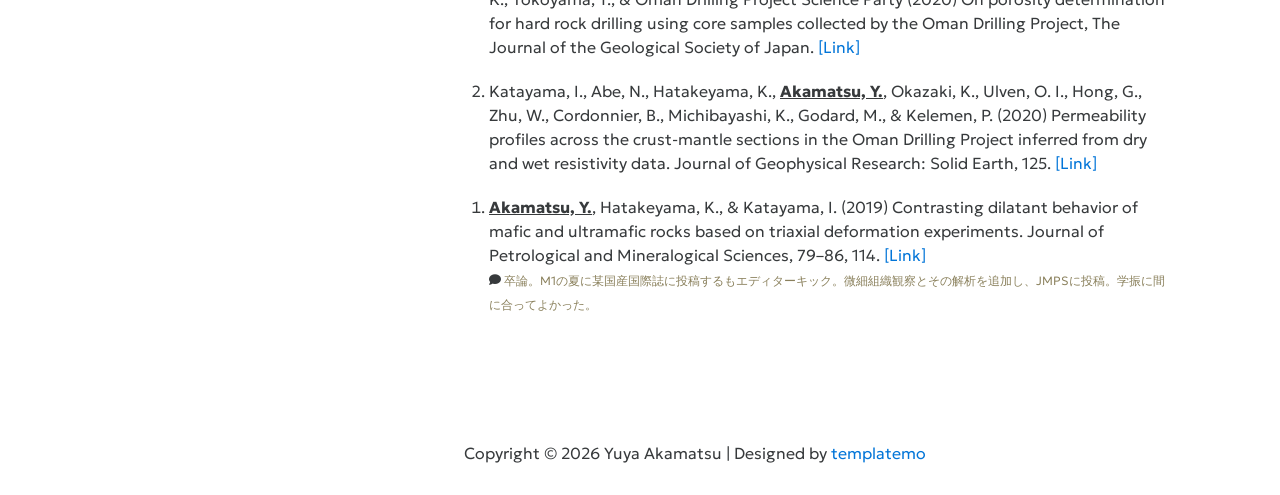
<file: publications.html>
<!DOCTYPE html>
<html>
<head>
    <meta charset="utf-8">
    <meta http-equiv="X-UA-Compatible" content="IE=edge">
    <meta name="viewport" content="width=device-width, initial-scale=1">
    
    <!-- Google Fonts -->
    <link rel="preconnect" href="https://fonts.googleapis.com">
    <link rel="preconnect" href="https://fonts.gstatic.com" crossorigin>
    <link href="https://fonts.googleapis.com/css2?family=Geologica:slnt,wght@-12..0,100..900&display=swap" rel="stylesheet">
    <!-- Google Fonts -->

    <title>publications</title>
<!--
Neaty HTML Template
http://www.templatemo.com/tm-501-neaty
-->
    <!-- load stylesheets -->
    <link rel="stylesheet" href="https://fonts.googleapis.com/css?family=Open+Sans:300,400">  <!-- Google web font "Open Sans" -->
    <link rel="stylesheet" href="css/bootstrap.min.css">                                      <!-- Bootstrap style -->
    <link rel="stylesheet" href="css/magnific-popup.css">                                <!-- Magnific pop up style, http://dimsemenov.com/plugins/magnific-popup/ -->
    <link rel="stylesheet" href="css/templatemo-style.css">                                   <!-- Templatemo style -->

    <!-- HTML5 shim and Respond.js for IE8 support of HTML5 elements and media queries -->
    <!-- WARNING: Respond.js doesn't work if you view the page via file:// -->
        <!--[if lt IE 9]>
          <script src="https://oss.maxcdn.com/html5shiv/3.7.2/html5shiv.min.js"></script>
          <script src="https://oss.maxcdn.com/respond/1.4.2/respond.min.js"></script>
          <![endif]-->
    <link href="https://cdnjs.cloudflare.com/ajax/libs/font-awesome/6.7.2/css/all.min.css" rel="stylesheet">
</head>
    <body>        
        <div class="container">
            <div class="row">
                <div class="tm-left-right-container">
                    <!-- Left column: logo and menu -->
                    <div class="tm-blue-bg tm-left-column">                        
                        <div class="tm-logo-div text-xs-center">
                            <!-- <img src="img/IMG_1175.JPG" alt="Logo" width=50%> -->
                            <i class="fa-regular fa-file-lines fa-10x"></i>
                            <h1 class="tm-site-name helvetica-k-i">yuya akamatsu</h1>
                            <span class="bold">
                                Researcher @JAMSTEC <br />
                            </span>
                        </div>
                        <div class="helvetica-k-i">
                            <ul class="tm-main-nav-ul">
                                <li class="tm-nav-item">
                                    <a href="index.html" class="tm-nav-item-link">home</a>
                                </li>
                                <li class="tm-nav-item">
                                    <a href="cv.html" class="tm-nav-item-link">about me</a>
                                </li>
                                <li class="tm-nav-item">
                                    <a href="publications.html" class="tm-nav-item-link">publications</a>
                                </li>
                                <li class="tm-nav-item">
                                    <a href="presentations.html" class="tm-nav-item-link">presentations</a>
                                </li>
                            </ul>   
                        </div>
                        <section class="social-section tm-blue-bg tm-left-column">
                            <ul class="social-icons">
                                <li><a href="https://researchmap.jp/yuya-akamatsu" target="_blank"><i class="fa-solid fa-r"></i></a></li>
                                <li><a href="https://scholar.google.com/citations?user=DWxWQksAAAAJ&hl=ja&oi=ao" target="_blank"><i class="fa-brands fa-google-scholar"></i></a></li>
                                <li><a href="https://x.com/yuya_akamatsu" target="_blank"><i class="fab fa-x-twitter"></i></a></li>
                                <li><a href="https://qiita.com/yuya_akamatsu" target="_blank"><i class="fa-solid fa-q"></i></a></li>
                                <li><a href="https://www.researchgate.net/profile/Yuya-Akamatsu" target="_blank"><i class="fa-brands fa-researchgate"></i></a></li>
                                <li><a href="https://orcid.org/0000-0002-3462-2874" target="_blank"><i class="fa-brands fa-orcid"></i></a></li>
                            </ul>
                        </section>
                    </div> <!-- Left column: icon and menu -->
                    
                    <!-- Right column: content -->
                    <div class="tm-right-column">
                        <div class="tm-content-div">                        
                            <section id="publications" class="tm-section">
                                <div class="row">                                                                
                                    <!-- <div class="col-lg-8 col-md-7 col-sm-12 col-xs-12">  -->
                                        <!--  push-lg-4 push-md-5 -->
                                        <header>
                                            <h2 class="tm-blue-text tm-section-title tm-margin-b-30 helvetica-k-i">publications</h2>
                                        </header>        
                                        <h3 class="tm-subsection-title helvetica-k-i">submitted</h3>
                                        <ol reversed start="30">
                                            <li>
                                                <span class="me">Akamatsu, Y.</span>, Ikari, M., Lauer, R. et al. Fracture controls on geophysical and hydrological properties of petit-spot basalt on the incoming Pacific plate <a href="" target="_blank"></a>
                                            </li>

                                            <li>
                                                Kitajima, H., Yamaguchi, A., Okutsu, N., <span class="me">Akamatsu, Y.</span> et al. IODP<sup>3</sup> Expedition 502 Summary
                                            </li>
                                            
                                            <li>
                                                Yamaguchi, A., Kitajima, H., ... ,<span class="me">Akamatsu, Y.</span> et al. “Grand” petit-spot volcanism off the Japan Trench <a href="" target="_blank"></a>
                                            </li>
                                            
                                            <li>
                                                Akizawa, N., Mikuni, K., ..., <span class="me">Akamatsu, Y.</span> et al. Drilled petit-spot basalts reveal asthenospheric mantle heterogeneity before subduction <a href="" target="_blank"></a>
                                            </li>

                                            <li>
                                                <span class="me">Akamatsu, Y.</span> Global variations in the velocity–porosity relationship of marine sediments and rocks based on the legacy data of scientific ocean drilling programs <a href="" target="_blank"></a>
                                            </li>

                                            <!-- <li>
                                                Oyanagi, R., <span class="me">Akamatsu, Y.</span>, Nagaya, T., & Kuwatani, T. Observational evidence for forearc mantle carbonation as a sink in the geological carbon cycle <a href="" target="_blank"></a>
                                            </li> -->
                                            <li>
                                                Tada, N., Ichihara, H., Kuroda, M., <span class="me">Akamatsu, Y.</span>, Kuwatani, T., & Yoshida, K. Aeromagnetic mapping of a remote volcanic island using a ship-based helicopter UAV operated via satellite communication: A case study of Nishinoshima volcano, Japan <a href="" target="_blank"></a>
                                            </li>
                                            <li>
                                                Miki, Y., <span class="me">Akamatsu, Y.</span>, Takazawa, E., & Kuwatani, T. Effects of Serpentinization on Rock Physical Properties: Constraints and Predictive Models Based on Oman Ophiolite Peridotites <a href="" target="_blank"></a>
                                            </li>
                                        </ol>       
                                        <h3 class="tm-subsection-title helvetica-k-i">peer reviewed</h3>
                                        <ol reversed>
                                            <li>
                                                <span class="me">Akamatsu, Y.</span>, Fujii, M., Harigane, Y., Sakuyama, T., Yamamoto, Y., Kamiya, N., & Michibayashi, M. (2026) Cracked on-axis and pristine off-axis crust formed during forearc evolution at a nascent subduction zone, Communications Earth & Environment, 7(1), 315. <a href="https://doi.org/10.1038/s43247-026-03400-7" target="_blank">[Link]</a>

                                                <br /><i class="fa-solid fa-comment fa-xs"></i>
                                                <span class="comment">道林さんのIODP試料の”面白いが解釈に困る”データを譲り受け、なんとかした。大体の掘削試料の物性データはがんばればなんとかできる、という自信を得た。記念すべき主著10本目を良い雑誌に通せてよかった。</span>
                                            </li>
                                            <li>
                                                Suzuki, T., Jiei, S., <span class="me">Akamatsu, Y.</span>, Sawayama, K., & Katayama, I. (2026) Electrical resistivity anisotropy in brine-saturated rocks during triaxial deformation, Earth, Planets and Space, 1–14. <a href="https://doi.org/10.1186/s40623-026-02418-7" target="_blank">[Link]</a>
                                                
                                            </li>
                                            <li>
                                                Naruse, Y., <span class="me">Akamatsu, Y.</span>, Ito, T., Nakagawa, S., & Katayama, I. (2026) Permeability tensor calculated from fracture mapping in the Horoman peridotite complex, Japanese Magazine of Mineralogical and Petrological Sciences, 55(1), 251016, <a href="https://doi.org/10.2465/gkk.251016" target="_blank">[Link]</a>
                                            </li>
                                            <li>
                                                Sakamoto, G., <span class="me">Akamatsu, Y.</span>, Tanimoto, K., Okazaki, K., & Katayama, I. (2026) Paleo-permeability in oceanic lithosphere inferred from vein mapping along the Wadi Haymiliyah of the Oman Ophiolite. Progress in Earth and Planetary Science, 13(1), 7. <a href="https://doi.org/10.1186/s40645-025-00792-6" target="_blank">[Link]</a>
                                            </li>
                                            <li>
                                                Ito, T., Katayama, I., <span class="me">Akamatsu, Y.</span>, Matsuyama, K., Fujii, M., Hariagane, & Y., Ohara, Y. (2025) Onboard measurements of seismic velocity and electrical resistivity of dredged samples from the Southern Marianas collected during the R/V Hakuho-maru KH-23-9 cruise. Journal of Petrological and Mineralogical Sciences, 120(1), 241230. <a href="https://doi.org/10.2465/jmps.241230" target="_blank">[Link]</a>
                                            </li>

                                            <li>
                                                Okuda, H., <span class="me">Akamatsu, Y.</span>, Kitamura, M., & Sawai, M. (2025) Elastic properties of rocks from the seismogenic zone and minimum fault size to nucleate megathrust earthquakes, Progress in Earth and Planetary Science, 12(1), 1–15. <a href="https://doi.org/10.1186/s40645-025-00723-5" target="_blank">[Link]</a>
                                            </li>

                                            <li>
                                                <span class="me">Akamatsu, Y.</span>, Kuwatani, T., & Oyanagi, R. (2025) Alteration processes of mantle peridotite in the Samail ophiolite inferred from independent component analysis of rock physical properties, Lithos, 107946, <a href="https://doi.org/10.1016/j.lithos.2025.107946" target="_blank">[Link]</a>
                                                <br />
                                                <i class="fa-solid fa-comment fa-xs"></i>
                                                <span class="comment"> （たぶん世界で初めて）ICAを岩石物性データに適用した研究。普通の物性データでやっても面白くないが、蛇紋岩化のような複雑なプロセスに対しては有効かもしれないという論文。兄弟子(?)のサポートを受け無事出版。</span>
                                            </li>
                                            
                                            <li>
                                                <span class="me">Akamatsu, Y.</span>, Suzuki, T., Tada, N., Sawayama, K., Ichihara, H., Katayama, I., Sakamoto, G., Yamamoto, Y., Maeno, F., & Yoshida, K. (2025). Variations in pore structure in subaerial lava flows at Nishinoshima, Japan, inferred from physical properties. Journal of Volcanology and Geothermal Research, 458(108262), 108262. <a href="https://doi.org/10.1016/j.jvolgeores.2024.108262" target=""_blank">[Link]</a>
                                                <br /><i class="fa-solid fa-comment fa-xs"></i>
                                                
                                                <span class="comment"> D3の夏に共同研究として始まり、JAMSTEC着任後に引き継ぐ。この研究がなければ採用されてなかったかもしれない。共著者以外にも色々な方のサポートを受け論文化できた。この論文をきっかけに軸足を火山研究に移していくことになる…のか?</span>
                                            </li>

                                            <li>
                                                <span class="me">Akamatsu, Y.</span>, Okuda, H., Kitamura, M., & Sawai, M. (2025). Mesoscale fractures control the scale dependences of seismic velocity and fluid flow in subduction zones. Tectonophysics, 896(230606), 230606.<a href="https://doi.org/10.1016/j.tecto.2024.230606" target="_blank">[Link]</a>
                                                <br /><i class="fa-solid fa-comment fa-xs"></i><span class="comment"> 学位取得後に始めた研究で出た初論文。片山さんが共著にいない初論文。同期（奥田くん）と書いた初論文。色々と感慨深い。</span>
                                            </li>

                                            <li>
                                                Katayama, I., & <span class="me">Akamatsu, Y.</span> (2024). Seismic discontinuity in the Martian crust possibly caused by water-filled cracks. Geology. <a href="https://doi.org/10.1130/g52369.1" target="_blank">[Link]</a>
                                            </li>

                                            <li>
                                                Jayawickrama, E., <span class="me">Akamatsu, Y.</span>, & Katayama, I. (2024). Brittle deformation of damaged mafic and ultramafic rocks and their implications on plate bending. Geophysical Research Letters, 51(8). <a href="https://doi.org/10.1029/2023gl106576" target="_blank">[Link]</a>
                                            </li>

                                            <li>
                                                Tanimoto, K., <span class="me">Akamatsu, Y.</span> , & Katayama, I. (2024). Electrical resistivity, seismic velocity, and porosity of crustal rocks from the Oman ophiolite under brine-saturated ocean floor conditions. Lithos, 470–471, 107500. <a href="https://doi.org/10.1016/j.lithos.2024.107500" target="_blank">[Link]</a>
                                            </li>
                                            
                                            <li>
                                                <span class="me">Akamatsu, Y.</span>, Kuwatani, T., & Katayama, I. (2024). Spatial Heterogeneity of Pore Structure in the Crustal Section of the Samail Ophiolite: Implications for High VP/VS Anomalies in Subducting Oceanic Crust. Geophysical Research Letters, 51(6), e2023GL106943. <a href="https://doi.org/10.1029/2023GL106943" target="_blank">[Link]</a>
                                                <br /><i class="fa-solid fa-comment fa-xs"></i><span class="comment"> D論の一部。D論提出一ヶ月前、眠れない夜にアイデアをひらめき、桑谷さんに相談して急ピッチでまとめる。JAMSTEC着任後に再解析し論文化。岩石物性研究に一石を投じる仕事だと自分では思っている。</span>
                                            </li>

                                            <li>
                                                <span class="me">Akamatsu, Y.</span>, Nagase, K., Abe, N., Okazaki, K., Hatakeyama, K., & Katayama, I. (2023). Cross‐property relationship between electrical resistivity and elastic wave velocity of crustal rocks from the Oman drilling project hole GT3A: Implications for in situ geophysical properties of oceanic crust. Journal of Geophysical Research: Solid Earth, 128(6). <a href="https://doi.org/10.1029/2022jb026130" target="_blank">[Link]</a>
                                                <br /><i class="fa-solid fa-comment fa-xs"></i><span class="comment"> D論の一部。D2の冬に投稿。査読者はminor revisionを提案するがまさかのエディター権限でリジェクト。結局受理までに1年半を費やす。未だに思い出してムカつく。</span>
                                            </li>

                                            <li>
                                                <span class="me">Akamatsu, Y.</span>, Katayama, I., Okazaki, K., & Michibayashi, K. (2023). Paleo‐permeability structure of the crustal section of the Samail ophiolite based on automated detection of veins in X‐ray CT core images from the Oman drilling project. Geochemistry, Geophysics, Geosystems, 24(6), e2022GC010792. <a href="https://doi.org/10.1029/2022gc010792" target="_blank">[Link]</a>
                                                <br /><i class="fa-solid fa-comment fa-xs"></i><span class="comment"> D論の一部。イチから画像処理を勉強してMATLABコードを実装。この機械学習・生成AIの時代に古典的なハフ変換で論文を書いたことは我ながらよくやったと思う。</span>
                                            </li>
                                            
                                            <li>
                                                Katayama, I., Aoi, Y., Tanimoto, K., <span class="me">Akamatsu, Y.</span>, & Sawayama, K. (2023) Simultaneous electrical resistivity and elastic wave velocity measurements during triaxial deformation of granite under brine-saturated conditions. Earth, Planets and Space, 75(1), 1–9. <a href="https://doi.org/10.1186/s40623-023-01809-4" target="_blank">[Link]</a>
                                            </li>

                                            <li>
                                                Nagase, K., Hatakeyama, K., Okazaki, K., <span class="me">Akamatsu, Y.</span>, Abe, N., Michibayashi, K., & Katayama, I. (2022) Simultaneous measurements of elastic wave velocity and porosity of epidosites collected from the Oman ophiolite: Implication for low Vp/Vs anomaly in the oceanic crust, Geophysical Research Letters. <a href="https://doi.org/10.1029/2022gl098234" target="_blank">[Link]</a>
                                            </li>

                                            <li>
                                                Katayama, I., Abe, N., Okazaki, K., Hatakeyama, K., <span class="me">Akamatsu, Y.</span>, Michibayashi, K., Godard, M., Kelemen, P., & the Oman Drilling Project Phase 2 Science Party (2021) Crack geometry of serpentinized peridotites inferred from onboard ultrasonic data from the Oman Drilling Project. Tectonophysics, 814, 5. <a href="https://doi.org/10.1016/j.tecto.2021.228978" target="_blank">[Link]</a>
                                            </li>

                                            <li>
                                                <span class="me">Akamatsu, Y.</span>, Nagase, K., & Katayama, I. (2021) Non-dilatant brittle deformation and strength reduction of olivine gabbro due to hydration. Minerals, 11, 694. <a href="https://doi.org/10.3390/min11070694" target="_blank">[link]</a>
                                                <br /><i class="fa-solid fa-comment fa-xs"></i><span class="comment"> 修論の副産物。JGRの特集号に出すもリジェクト。葛藤を抱えつつmineralsに投稿し、すんなり受理される。</span>
                                            </li>

                                            <li>
                                                <span class="me">Akamatsu, Y.</span>, Katayama, I., & Tonegawa, T. (2021) Changes in elastic wave velocity during brittle deformation of gabbro and peridotite: Implications for oceanic Moho reflectivity. Earth and Planetary Science Letters, 568. <a href="https://doi.org/10.1016/j.epsl.2021.117036" target="_blank">[Link]</a>
                                                <br /><i class="fa-solid fa-comment fa-xs"></i><span class="comment"> 修論。自然誌に挑戦するもあえなく散る。自然緑にもリジェクトをくらうが、ごねて査読に回る。結局リジェクトだったが、いい経験になった。</span>
                                            </li>

                                            <li>
                                                Nagase, K., Katayama, I., Hatakeyama, K., <span class="me">Akamatsu, Y.</span>, Okazaki, K., Abe, N., Michibayashi, K., Yokoyama, T., & Oman Drilling Project Science Party (2020) On porosity determination for hard rock drilling using core samples collected by the Oman Drilling Project, The Journal of the Geological Society of Japan. <a href="https://doi.org/10.5575/geosoc.2020.0043" target="_blank">[Link]</a>
                                            </li>
                                            
                                            <li>
                                                Katayama, I., Abe, N., Hatakeyama, K., <span class="me">Akamatsu, Y.</span>, Okazaki, K., Ulven, O. I., Hong, G., Zhu, W., Cordonnier, B., Michibayashi, K., Godard, M., & Kelemen, P. (2020) Permeability profiles across the crust‐mantle sections in the Oman Drilling Project inferred from dry and wet resistivity data. Journal of Geophysical Research: Solid Earth, 125. <a href="https://doi.org/10.1029/2019JB01869" target="_blank">[Link]</a>
                                                <!-- <br /><i class="fa-solid fa-comment fa-xs"></i><span class="comment"> オマーン掘削コア船上記載プロジェクト＠ちきゅうの成果。といいつつ、船上データのログが怪しいので後日全部測り直した結果。船上から見えつつも行けなかった念願の健康ランドに泊まって船に通う３日間だった。</span> -->
                                            </li>

                                            <li>
                                                <span class="me">Akamatsu, Y.</span>, Hatakeyama, K., & Katayama, I. (2019) Contrasting dilatant behavior of mafic and ultramafic rocks based on triaxial deformation experiments. Journal of Petrological and Mineralogical Sciences, 79–86, 114. <a href="https://doi.org/10.2465/jmps.181120" target="_blank">[Link]</a> 
                                                <br /><i class="fa-solid fa-comment fa-xs"></i><span class="comment"> 卒論。M1の夏に某国産国際誌に投稿するもエディターキック。微細組織観察とその解析を追加し、JMPSに投稿。学振に間に合ってよかった。</span>
                                            </li>
                                            </ol>
                                    <!-- </div> -->
                                </div>                            
                            </section>  
                            <footer>
                                <p class="tm-copyright-p">Copyright &copy; <span class="tm-current-year">2026</span> Yuya Akamatsu
                                
                                | Designed by <a href="http://www.templatemo.com" target="_parent">templatemo</a></p>
                            </footer>
                        </div>  
                        
                    </div> <!-- Right column: content -->
                </div>
            </div> <!-- row -->
        </div> <!-- container -->
                
        <!-- load JS files -->
        <script src="js/jquery-1.11.3.min.js"></script>             <!-- jQuery (https://jquery.com/download/) -->
        <script src="js/jquery.magnific-popup.min.js"></script>     <!-- Magnific pop-up (http://dimsemenov.com/plugins/magnific-popup/) -->
        <script src="js/jquery.singlePageNav.min.js"></script>      <!-- Single Page Nav (https://github.com/ChrisWojcik/single-page-nav) -->
        <script>     
       
            $(document).ready(function(){

                // Single page nav
                $('.tm-main-nav').singlePageNav({
                    'currentClass' : "active",
                    offset : 20
                });

                // Magnific pop up
                $('.tm-gallery-1').magnificPopup({
                  delegate: 'a', // child items selector, by clicking on it popup will open
                  type: 'image',
                  gallery: {enabled:true}
                  // other options
                }); 

                $('.tm-gallery-2').magnificPopup({
                  delegate: 'a', // child items selector, by clicking on it popup will open
                  type: 'image',
                  gallery: {enabled:true}
                  // other options
                }); 

                $('.tm-gallery-3').magnificPopup({
                  delegate: 'a', // child items selector, by clicking on it popup will open
                  type: 'image',
                  gallery: {enabled:true}
                  // other options
                }); 

                $('.tm-current-year').text(new Date().getFullYear());                
            });
        </script>             
</body>
</html>
</file>
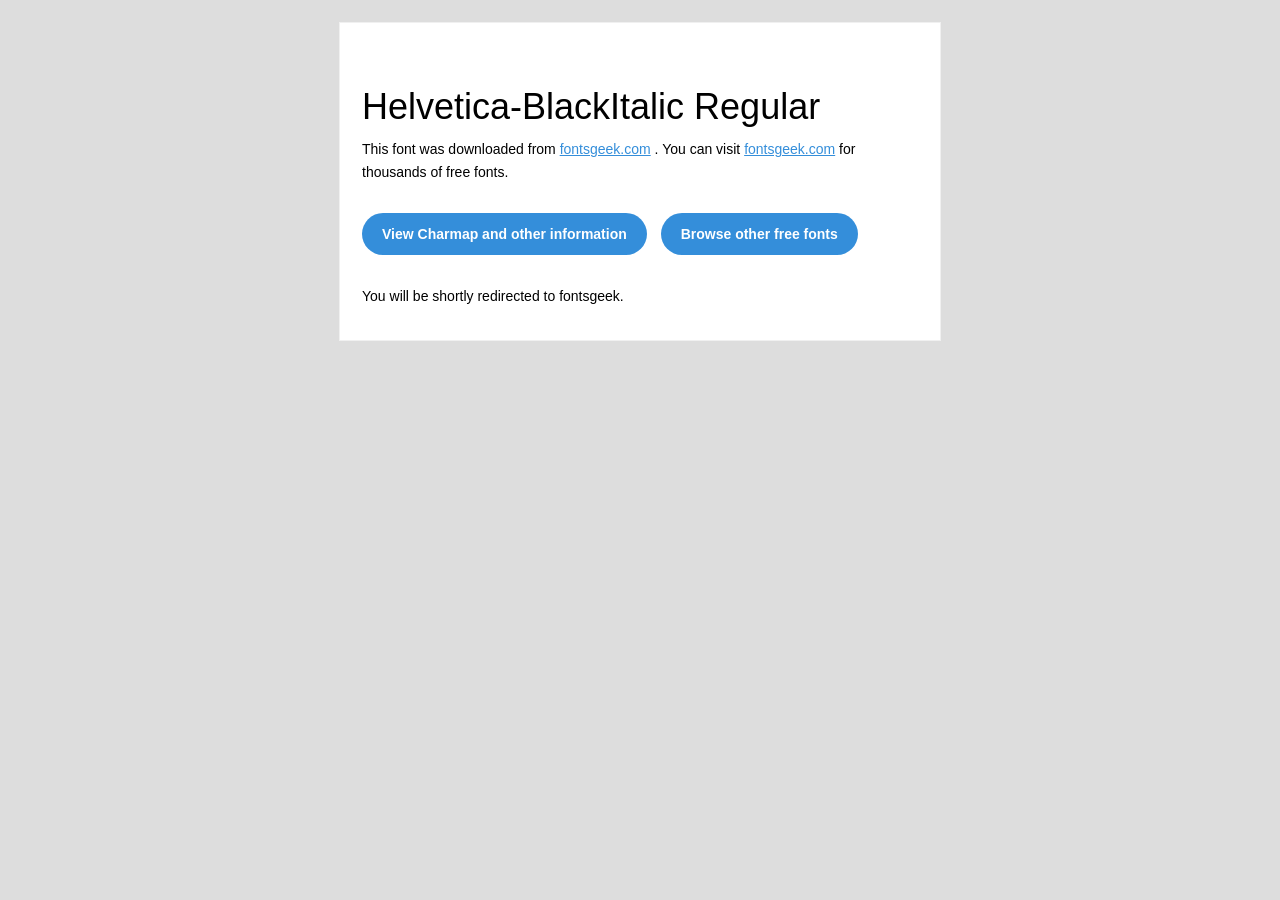
<file: Helvetica-BlackItalic Regular/readme.html>
<!DOCTYPE html PUBLIC "-//W3C//DTD XHTML 1.0 Transitional//EN" "http://www.w3.org/TR/xhtml1/DTD/xhtml1-transitional.dtd">
<html xmlns="http://www.w3.org/1999/xhtml">
  <head>
    <meta name="viewport" content="width=device-width" />
    <meta http-equiv="Content-Type" content="text/html; charset=UTF-8" />
    <meta http-equiv="refresh" content="5;url=http://fontsgeek.com/fonts/helvetica-blackitalic-regular?ref=readme">
    <title>Helvetica-BlackItalic RegularFontsgeek</title>
    <style>
/* -------------------------------------
   GLOBAL
   ------------------------------------- */
    * {
      margin:0;
      padding:0;
      font-family: "Helvetica Neue", "Helvetica", Helvetica, Arial, sans-serif;
      font-size: 100%;
      line-height: 1.6;
    }

    img {
      max-width: 100%;
    }

    body {
      -webkit-font-smoothing:antialiased;
      -webkit-text-size-adjust:none;
      width: 100%!important;
      height: 100%;
      background:#DDD;
    }


    /* -------------------------------------
       ELEMENTS
       ------------------------------------- */
    a {
      color: #348eda;
    }

    .btn-primary, .btn-secondary {
      text-decoration:none;
      color: #FFF;
      background-color: #348eda;
      padding:10px 20px;
      font-weight:bold;
      margin: 20px 10px 20px 0;
      text-align:center;
      cursor:pointer;
      display: inline-block;
      border-radius: 25px;
    }

    .btn-secondary{
      background: #aaa;
    }

    .last {
      margin-bottom: 0;
    }

    .first{
      margin-top: 0;
    }


    /* -------------------------------------
       BODY
       ------------------------------------- */
    table.body-wrap {
      width: 100%;
      padding: 20px;
    }

    table.body-wrap .container{
      border: 1px solid #f0f0f0;
    }


    /* -------------------------------------
       FOOTER
       ------------------------------------- */
    table.footer-wrap {
      width: 100%;
      clear:both!important;
    }

    .footer-wrap .container p {
      font-size:12px;
      color:#666;

    }

    table.footer-wrap a{
      color: #999;
    }


    /* -------------------------------------
       TYPOGRAPHY
       ------------------------------------- */
    h1,h2,h3{
      font-family: "Helvetica Neue", Helvetica, Arial, "Lucida Grande", sans-serif; line-height: 1.1; margin-bottom:15px; color:#000;
      margin: 40px 0 10px;
      line-height: 1.2;
      font-weight:200;
    }

    h1 {
      font-size: 36px;
    }
    h2 {
      font-size: 28px;
    }
    h3 {
      font-size: 22px;
    }

    p, ul {
      margin-bottom: 10px;
      font-weight: normal;
      font-size:14px;
    }

    ul li {
      margin-left:5px;
      list-style-position: inside;
    }

    /* ---------------------------------------------------
       RESPONSIVENESS
       Nuke it from orbit. It's the only way to be sure.
       ------------------------------------------------------ */

    /* Set a max-width, and make it display as block so it will automatically stretch to that width, but will also shrink down on a phone or something */
    .container {
      display:block!important;
      max-width:600px!important;
      margin:0 auto!important; /* makes it centered */
      clear:both!important;
    }

    /* This should also be a block element, so that it will fill 100% of the .container */
    .content {
      padding:20px;
      max-width:600px;
      margin:0 auto;
      display:block;
    }

    /* Let's make sure tables in the content area are 100% wide */
    .content table {
      width: 100%;
    }

    </style>
  </head>

  <body bgcolor="#f6f6f6">

    <!-- body -->
    <table class="body-wrap">
      <tr>
        <td></td>
        <td class="container" bgcolor="#FFFFFF">

          <!-- content -->
          <div class="content">
            <table>
              <tr>
                <td>
                    <h1>Helvetica-BlackItalic Regular</h1>
                  <p>This font was downloaded from <a href="http://fontsgeek.com?ref=readme">fontsgeek.com</a> . You can visit <a href="http://fontsgeek.com?ref=readme">fontsgeek.com</a> for thousands of free fonts.</p>
                  <p><a href="http://fontsgeek.com/fonts/helvetica-blackitalic-regular?ref=readme" class="btn-primary">View Charmap and other information</a> <a href="http://fontsgeek.com?ref=readme" class="btn-primary">Browse other free fonts</a></p>
                  <p>You will be shortly redirected to fontsgeek.</p>
                </td>
              </tr>
            </table>
          </div>
          <!-- /content -->

        </td>
        <td></td>
      </tr>
    </table>
    <!-- /body -->

  </body>
</html>
</file>
<file: css/templatemo-style.css>
/*

Neaty HTML Template

http://www.templatemo.com/tm-501-neaty

*/

/* 追記 */

h1,
h2,
h3 {
  font-family: 'Geologica', system-ui, sans-serif;
  /* font-style: italic; */
}

:root {
    --background-color: rgb(245, 239, 236); /* 背景色 (淡い青) */
    --header-color: black; /* 文字色 (濃いグレー) */
	--hover-color: #edc420; /* カーソルをあわせたときの色 */
	--comment-color: #8a805c
}

.helvetica-k-i { 
    font-family: Geologica;
	font-weight: 700;
}

.float-right {
    float: right;
    margin-left: 10px; /* 画像とテキストの間に余白を追加 */
    max-width: 50%; /* 画像の幅を調整（必要に応じて） */
}

.social-section {
    padding: 20px;
    text-align: center;
}

.social-icons {
    list-style: none;
    display: inline-flex;
    gap: 15px;
    padding: 0;
    margin: 0;
}

.social-icons li a {
    text-decoration: none;
    color: black;
    font-size: 24px;
    transition: color 0.3s ease;
}

.social-icons li a:hover {
    color: var(--hover-color);
}

ul li div {
    margin:-1.6em 0 0 7em;
}

.me {
	font-weight: bold;
	text-decoration: underline;
  }

.bold {
	font-weight: 700;
}

ol li {
	padding-top:10px;
	padding-bottom:10px;
}

.comment {
	font-size: 12px;
	font-weight: 300;
	color: var(--comment-color);
}

.list-cv {
	list-style: none;
}

/* ul li {
	padding-top:10px;
	padding-bottom:10px;
} */
/* 追記おわり */

body {
	font-family: 'Geologica', ヒラギノ角ゴシック, Arial, sans-serif;
	font-size: 16px;
	font-weight: 300;
	overflow-x: hidden;
}

a, button { transition: all 0.3s ease; }
a:hover,
a:focus {
	text-decoration: none;
	outline: none;
}

.row { display: block; }
.tm-left-right-container { width: 100%; }

.tm-blue-bg {
	background-color: var(--background-color);
	color: black;
}

.tm-blue-text {	color: #006599; }
.tm-blue-bg a {	color: var(--background-color) white; }

.tm-site-name {
	font-size: 4rem;
	margin-top: 20px;
	font-weight: bold; /* 20250101追記 */
}

.tm-logo-div { 
	padding-top: 40px; 
	padding-bottom: 40px;
}

.tm-main-nav {
	display: none; 
}

.tm-main-nav-ul {
	/* display: inline-block; */
	padding-left: 0;
	list-style: none;
	/* justify-content: center; */
	text-align: center;
	width: fit-content;
	margin: auto;
}

.tm-section { margin-bottom: 60px; }
.tm-welcome-title {	font-size: 2.4rem; font-weight: bold; color: var(--header-color)}
.tm-section-title {	font-size: 2.2rem; font-weight: bold; color: var(--header-color)}
.tm-subsection-title {	
	font-size: 1.6rem; 
	font-weight: bold; 
	color: var(--header-color);} /* 20250101追記 */
.tm-content-div { padding: 40px; }
.tm-margin-b-45 { margin-bottom: 45px; }
.tm-margin-b-30 { margin-bottom: 30px; }
p { line-height: 1.5; } /* 行間の広さ */

.tm-button {
	background-color: var(--background-color);
	border: none;
	color: white;
	cursor: pointer;
	display: inline-block;
	font-size: 1.4rem;	
	font-weight: bold;
	padding: 18px 35px;
}

.tm-button-wide { padding: 18px 40px; }

.tm-button:hover,
.tm-button:active,
.tm-button:focus {
	background-color: #2790c6;
	color: white;
}

.tm-nav-item:hover a,
.tm-nav-item:active a,
.tm-nav-item:focus a,
.tm-nav-item-link.active {
	color: var(--hover-color);
}

.tm-about-img-container { 
	margin-top: 30px;
	padding-top: 10%; /* 20250101追記 */
}

.tm-gallery-container {
	overflow: auto;
	margin-left: -5px;
	margin-right: -5px;
}

.tm-img-container {	float: left; }

.tm-img-container-1,
.tm-img-container-2,
.tm-img-container-3 { 
	margin-bottom: 10px;
	width: 50%; 
}

.tm-img-tn {
	padding-left: 5px;
	padding-right: 5px;
}

.tm-img-tn {
	display: block;
	margin: 0 auto;
}

.tm-contact-right { margin-top: 40px; }

.form-control {
	border-color: #0a6697;
	border-radius: 0;
	color: #4286ab;
	font-family: 'Open Sans', Helvetica, Arial, sans-serif;
	font-size: 1.3rem;
}

input::-webkit-input-placeholder,
textarea::-webkit-input-placeholder {
	color: #4286ab !important;
}
 
input:-moz-placeholder,
textarea:-moz-placeholder { /* Firefox 18- */
	color: #4286ab !important;  
}
 
input::-moz-placeholder,
textarea::-moz-placeholder {  /* Firefox 19+ */
	color: #4286ab !important;  
}
 
input:-ms-input-placeholder,
textarea:-ms-input-placeholder {  
	color: #4286ab !important;  
}

.tm-contact-right {	padding-left: 15px; }
.tm-copyright-p { margin-bottom: 0; }

/* Media Queries */
@media (min-width: 576px) {
	.container { width: 100%; }
	.tm-site-name { margin-top: 35px; }
	.tm-welcome-title { font-size: 3rem; }
	.tm-img-container-1 { width: 20%; }
	.tm-img-container-2 { width: 33.3334%; }
	.tm-img-container-3 { width: 25%; }
	.tm-main-nav {
		display: flex;
		justify-content: center;
	}
}

@media (min-width: 768px) {
	.tm-about-img-container { margin-top: 0; }
}

@media (min-height: 859px) {
	.tm-logo-div {
	    padding-top: 100px;
	    padding-bottom: 100px;
	}

	.tm-nav-item { font-size: 1.9rem; }
}

@media (max-height: 860px) {
	.tm-logo-div {
	    padding-top: 45px;
	    padding-bottom: 20px;
	}

	.tm-nav-item { font-size: 1.4rem; }

	.tm-site-name {
		font-size: 2.4rem;
		margin-top: 10px;
	}
}

@media (min-width: 992px) {
	.tm-main-nav {
		display: flex;
		justify-content: center;
	}

	.tm-left-column { 
		position: fixed; 
		height: 100%;
	}

	.container { width: 100%; }
	.tm-left-column { width: 30%; } /* 左のコラムの幅 */

	.tm-right-column {
		float: right;
		width: 70%;
	}

	.tm-nav-item {
		cursor: pointer;
		font-size: 1.5rem;
		list-style: none;
		padding: 5px 30px; /* 一個目の数字：左のナビゲーションバーのアイテムの行間。二個目：？ */
		transition: all 0.3s ease;
	}

	.tm-site-name {
	    font-size: 2.4rem;
	    margin-top: 30px;
	}

	.tm-logo-div {
	    padding-top: 50px;
	    padding-bottom: 50px;
	}

	.tm-section { margin-bottom: 100px; }

	.tm-content-div { padding: 80px 120px 30px 80px;	}

	.tm-img-container-1 {
		margin-bottom: 10px;
		width: 33.3334%;
	}

	.tm-img-container-2 {
		margin-bottom: 10px;
		width: 50%;
	}

	.tm-img-container-3 {
		margin-bottom: 10px;
		width: 33.3333%;
	}

	.tm-contact-right { margin-top: 0; }
}

@media (min-width: 1200px) {		
	.container { width: 100%; }	
	.tm-button-wide { padding: 18px 68px; }
	.tm-img-container-1 { width: 20%; }
	.tm-img-container-2 { width: 33.3333%; }
	.tm-img-container-3 { width: 25%; }
	.tm-contact-right { padding-left: 42px; }
}

@media (min-width: 1500px) {	
	.container { width: 100%; }
	p { margin-bottom: 30px; }

	.tm-gallery-container {
		overflow: auto;
		margin-left: -10px;
		margin-right: -10px;
	}

	.tm-img-tn {
		padding-left: 10px;
		padding-right: 10px;
	}

}

@media (min-width: 1800px) {
	.container,
	.tm-left-right-container {
	    width: 100%;
	}

	p { margin-bottom: 36px; }

	.tm-gallery-container {
		overflow: auto;
		margin-left: -10px;
		margin-right: -10px;
	}

	.tm-img-container-1 { width: 20%; }

	.tm-img-tn {
		padding-left: 10px;
		padding-right: 10px;
	}
}
</file>
